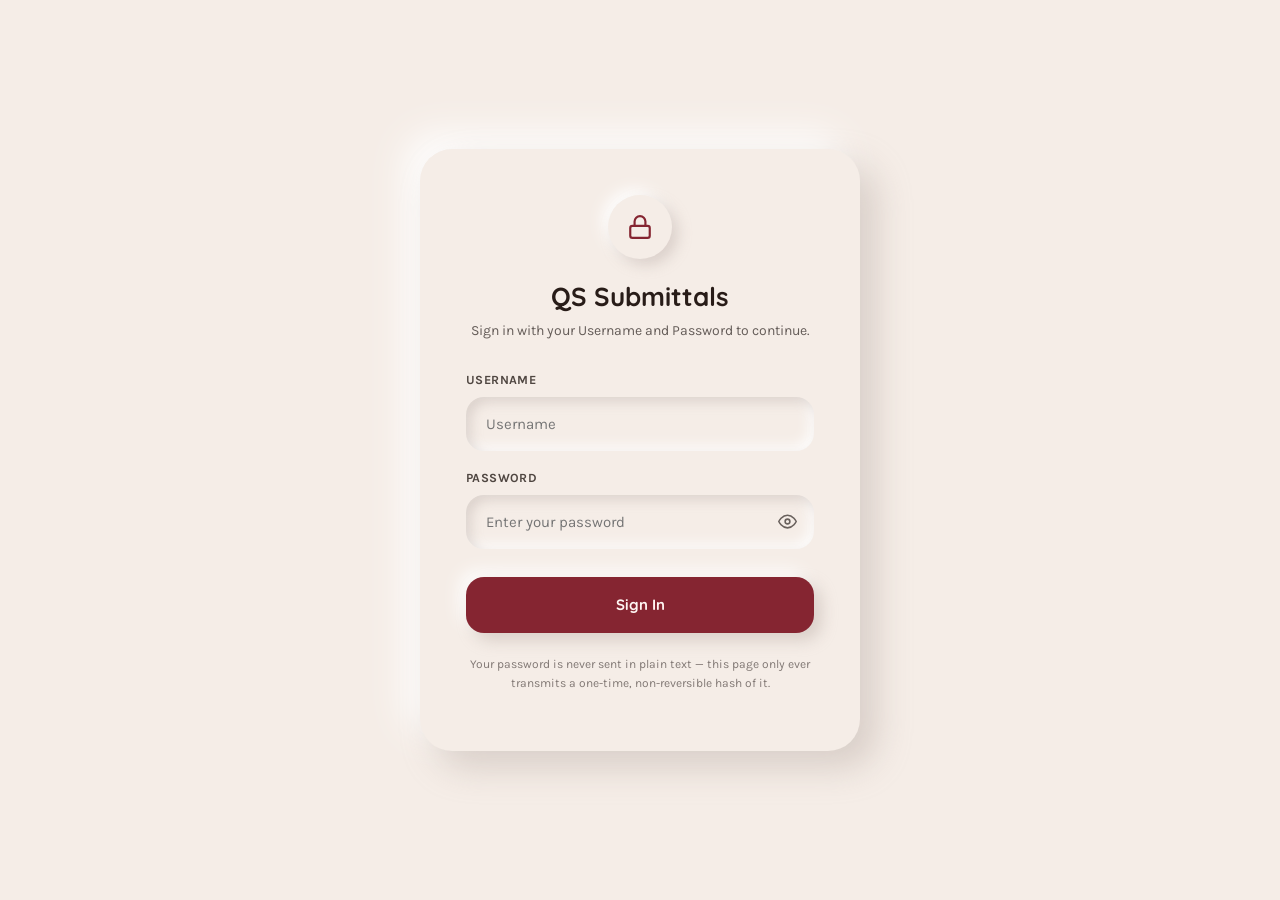
<file: index.html>
<!DOCTYPE html>
<html lang="en">
<head>
  <meta charset="UTF-8">
  <meta name="viewport" content="width=device-width, initial-scale=1.0">
  <title>QS Submittals</title>
  <link rel="preconnect" href="https://fonts.googleapis.com">
  <link rel="preconnect" href="https://fonts.gstatic.com" crossorigin>
  <link rel="stylesheet" href="https://fonts.googleapis.com/css2?family=Quicksand:wght@500;600;700&family=Karla:wght@400;500;600;700&display=swap">
  <style>
    * { box-sizing: border-box; }
    html, body { margin: 0; padding: 0; }
    body {
      min-height: 100vh;
      font-family: 'Karla', system-ui, sans-serif;
      background: oklch(0.95 0.012 55);
      color: oklch(0.30 0.01 50);
    }
    .page { min-height: 100vh; display: flex; justify-content: center; align-items: flex-start; padding: 50px 20px; }
    .card {
      width: 100%; max-width: 1220px;
      background: oklch(0.95 0.012 55);
      border-radius: 32px;
      padding: 46px;
      box-shadow: 16px 16px 34px oklch(0.72 0.02 50 / .42), -16px -16px 34px oklch(1 0 0 / .9);
    }
    .header { margin-bottom: 32px; }
    .header h1 { font-family: 'Quicksand', sans-serif; margin: 0 0 10px; font-size: 32px; line-height: 1.2; font-weight: 700; color: oklch(0.24 0.02 40); }
    .header p { margin: 0; font-size: 15px; line-height: 1.6; color: oklch(0.48 0.012 50); max-width: 640px; }
    .header-top-row { display: flex; align-items: flex-start; justify-content: space-between; gap: 20px; flex-wrap: wrap; }
    .session-info { display: flex; align-items: center; gap: 12px; flex: none; }
    .session-username { font-size: 13px; font-weight: 700; color: oklch(0.42 0.13 18); }
    .logout-button { flex: none; height: 38px; padding: 0 16px; border: none; border-radius: 14px; background: oklch(0.90 0.05 25); color: oklch(0.5 0.19 25); font-size: 12.5px; font-weight: 700; cursor: pointer; box-shadow: 3px 3px 8px oklch(0.72 0.02 50 / .3), -3px -3px 8px oklch(1 0 0 / .85); transition: box-shadow .16s ease, transform .16s ease; }
    .logout-button:hover { transform: translateY(-1px); box-shadow: 4px 4px 10px oklch(0.72 0.02 50 / .35), -4px -4px 10px oklch(1 0 0 / .9); }
    .logout-button:active { transform: translateY(0); box-shadow: inset 3px 3px 7px oklch(0.55 0.19 25 / .3), inset -3px -3px 7px oklch(1 0 0 / .6); }
    .session-check-state { color: oklch(0.5 0.012 50); font-size: 14px; font-weight: 600; padding: 60px 20px; text-align: center; }
    .type-section { margin-bottom: 30px; }
    .section-label { display: block; margin-bottom: 12px; font-size: 12.5px; font-weight: 700; letter-spacing: .03em; text-transform: uppercase; color: oklch(0.4 0.015 50); }
    .zone-section { display: flex; flex-wrap: wrap; gap: 20px; margin-bottom: 26px; }
    .zone-section[hidden] { display: none; }
    .zone-field { flex: 1; min-width: 220px; margin-bottom: 0; }
    .zone-select { width: 100%; height: 56px; padding: 0 44px 0 20px; border: none; border-radius: 18px; background-color: oklch(0.95 0.012 55); background-image: url("data:image/svg+xml;utf8,<svg xmlns='http://www.w3.org/2000/svg' viewBox='0 0 12 8'><path d='M1 1l5 5 5-5' fill='none' stroke='%23824134' stroke-width='2' stroke-linecap='round' stroke-linejoin='round'/></svg>"); background-repeat: no-repeat; background-position: right 20px center; background-size: 11px 8px; appearance: none; -webkit-appearance: none; box-shadow: inset 5px 5px 12px oklch(0.72 0.02 50 / .38), inset -5px -5px 12px oklch(1 0 0 / .85); color: oklch(0.3 0.02 40); font-size: 15px; font-weight: 600; font-family: inherit; outline: none; cursor: pointer; transition: box-shadow .2s ease; }
    .zone-select:hover:not(:disabled) { box-shadow: inset 6px 6px 14px oklch(0.72 0.02 50 / .45), inset -6px -6px 14px oklch(1 0 0 / .95); }
    .zone-select:focus { box-shadow: inset 5px 5px 12px oklch(0.42 0.13 18 / .24), inset -5px -5px 12px oklch(1 0 0 / .85); }
    .zone-select:disabled { color: oklch(0.62 0.01 50); cursor: not-allowed; }
    #typeSelect { display: none; }
    .loading { margin-bottom: 30px; padding: 20px 22px; border-radius: 20px; background: oklch(0.95 0.012 55); box-shadow: 8px 8px 18px oklch(0.72 0.02 50 / .35), -8px -8px 18px oklch(1 0 0 / .85); }
    .loading-header { display: flex; justify-content: space-between; align-items: center; gap: 15px; margin-bottom: 12px; }
    .loading-left { display: flex; align-items: center; gap: 10px; color: oklch(0.42 0.02 50); font-size: 14px; font-weight: 600; }
    .loading-percentage { font-size: 14px; font-weight: 700; color: oklch(0.42 0.13 18); min-width: 42px; text-align: right; }
    .spinner { width: 18px; height: 18px; border: 2px solid oklch(0.85 0.015 50); border-top-color: oklch(0.42 0.13 18); border-radius: 50%; animation: spin .8s linear infinite; }
    @keyframes spin { to { transform: rotate(360deg); } }
    .progress-track { width: 100%; height: 9px; overflow: hidden; border-radius: 999px; background: oklch(0.95 0.012 55); box-shadow: inset 2px 2px 5px oklch(0.72 0.02 50 / .4), inset -2px -2px 5px oklch(1 0 0 / .8); }
    .progress-bar { width: 0%; height: 100%; border-radius: 999px; background: oklch(0.42 0.13 18); transition: width .25s ease; }
    .message { margin-bottom: 24px; padding: 15px 18px; border-radius: 16px; font-size: 14px; line-height: 1.5; font-weight: 600; }
    .message.error { background: oklch(0.95 0.012 55); color: oklch(0.5 0.19 25); box-shadow: inset 3px 3px 8px oklch(0.6 0.19 25 / .2), inset -3px -3px 8px oklch(1 0 0 / .7); }
    .message.success { background: oklch(0.95 0.012 55); color: oklch(0.45 0.13 145); box-shadow: inset 3px 3px 8px oklch(0.55 0.13 145 / .2), inset -3px -3px 8px oklch(1 0 0 / .7); }
    .field { margin-bottom: 26px; }
    .field > label { display: block; margin-bottom: 12px; font-size: 12.5px; font-weight: 700; letter-spacing: .03em; text-transform: uppercase; color: oklch(0.4 0.015 50); }
    .multi-select { position: relative; }
    .multi-select-trigger { width: 100%; min-height: 56px; padding: 0 48px 0 20px; border: none; border-radius: 18px; background: oklch(0.95 0.012 55); box-shadow: inset 5px 5px 12px oklch(0.72 0.02 50 / .38), inset -5px -5px 12px oklch(1 0 0 / .85); color: oklch(0.3 0.02 40); font-size: 15px; font-weight: 600; display: flex; align-items: center; position: relative; cursor: pointer; user-select: none; transition: box-shadow .2s ease; }
    .multi-select-trigger:hover:not(.disabled) { box-shadow: inset 6px 6px 14px oklch(0.72 0.02 50 / .45), inset -6px -6px 14px oklch(1 0 0 / .95); }
    .multi-select-trigger.open { box-shadow: inset 5px 5px 12px oklch(0.42 0.13 18 / .24), inset -5px -5px 12px oklch(1 0 0 / .85); }
    .multi-select-trigger.disabled { color: oklch(0.62 0.01 50); cursor: not-allowed; }
    .trigger-arrow { position: absolute; right: 20px; width: 9px; height: 9px; border-right: 2px solid oklch(0.42 0.13 18); border-bottom: 2px solid oklch(0.42 0.13 18); transform: rotate(45deg) translateY(-3px); }
    .multi-select-panel { position: absolute; z-index: 50; top: calc(100% + 10px); left: 0; right: 0; background: oklch(0.95 0.012 55); border-radius: 20px; box-shadow: 12px 12px 28px oklch(0.72 0.02 50 / .4), -12px -12px 28px oklch(1 0 0 / .9); padding: 16px; display: none; }
    .multi-select-panel.open { display: block; }
    .filter-top { display: grid; grid-template-columns: 1fr auto; gap: 10px; margin-bottom: 12px; }
    .search-input { height: 44px; width: 100%; padding: 0 16px; border: none; border-radius: 14px; background: oklch(0.95 0.012 55); box-shadow: inset 4px 4px 9px oklch(0.72 0.02 50 / .35), inset -4px -4px 9px oklch(1 0 0 / .85); outline: none; font-size: 14px; color: oklch(0.3 0.02 40); transition: box-shadow .2s ease; }
    .search-input:focus { box-shadow: inset 4px 4px 9px oklch(0.42 0.13 18 / .22), inset -4px -4px 9px oklch(1 0 0 / .85); }
    .filter-actions { display: flex; gap: 8px; }
    .select-all-btn { min-width: 78px; height: 44px; border: none; background: oklch(0.95 0.012 55); border-radius: 14px; padding: 0 14px; font-size: 12.5px; font-weight: 700; color: oklch(0.4 0.13 18); cursor: pointer; box-shadow: 4px 4px 10px oklch(0.72 0.02 50 / .35), -4px -4px 10px oklch(1 0 0 / .85); transition: box-shadow .16s ease, transform .16s ease; }
    .select-all-btn:hover { transform: translateY(-1px); box-shadow: 5px 5px 12px oklch(0.72 0.02 50 / .4), -5px -5px 12px oklch(1 0 0 / .9); }
    .select-all-btn:active { transform: translateY(0); box-shadow: inset 3px 3px 7px oklch(0.72 0.02 50 / .4), inset -3px -3px 7px oklch(1 0 0 / .8); }
    .options-list { max-height: 260px; overflow-y: auto; padding-top: 8px; }
    .filter-option { display: flex; align-items: center; gap: 12px; padding: 10px 10px; border-radius: 12px; cursor: pointer; transition: background .15s ease; }
    .filter-option:hover { background: oklch(0.90 0.02 50 / .5); }
    .filter-option input:checked + span { font-weight: 700; color: oklch(0.38 0.14 18); }
    .filter-option input { width: 18px; height: 18px; accent-color: oklch(0.42 0.13 18); cursor: pointer; }
    .filter-option span { font-size: 14px; color: oklch(0.34 0.015 45); word-break: break-word; }
    .type-option-row.selected { background: oklch(0.90 0.03 18 / .55); }
    .type-option-row.selected span { font-weight: 700; color: oklch(0.38 0.14 18); }
    .multi-select-trigger .placeholder-txt { color: oklch(0.55 0.012 50); font-weight: 500; }
    .empty-options { padding: 16px 10px; color: oklch(0.6 0.012 50); font-size: 13px; }
    .selection-summary-row { display: flex; align-items: center; justify-content: space-between; gap: 12px; margin-top: 10px; }
    .selection-count { font-size: 13px; color: oklch(0.5 0.012 50); font-weight: 600; }
    .clear-selected-btn { flex: none; height: 32px; padding: 0 14px; border: none; border-radius: 999px; background: oklch(0.90 0.05 25); color: oklch(0.5 0.19 25); font-size: 12px; font-weight: 700; cursor: pointer; box-shadow: 3px 3px 8px oklch(0.72 0.02 50 / .3), -3px -3px 8px oklch(1 0 0 / .85); transition: box-shadow .16s ease, transform .16s ease; }
    .clear-selected-btn:hover { transform: translateY(-1px); box-shadow: 4px 4px 10px oklch(0.72 0.02 50 / .35), -4px -4px 10px oklch(1 0 0 / .9); }
    .clear-selected-btn:active { transform: translateY(0); box-shadow: inset 3px 3px 7px oklch(0.55 0.19 25 / .3), inset -3px -3px 7px oklch(1 0 0 / .6); }
    .selected-chip-list { display: flex; flex-wrap: wrap; gap: 8px; margin-top: 10px; }
    .selected-chip { display: inline-flex; align-items: center; gap: 8px; padding: 8px 10px 8px 14px; border-radius: 999px; background: oklch(0.88 0.05 230); box-shadow: 3px 3px 8px oklch(0.72 0.02 50 / .38), -3px -3px 8px oklch(1 0 0 / .9); color: oklch(0.32 0.09 245); font-size: 12px; font-weight: 700; }
    .selected-chip-remove { flex: none; width: 18px; height: 18px; padding: 0; border: none; border-radius: 50%; background: oklch(1 0 0 / .55); color: oklch(0.32 0.09 245); font-size: 13px; line-height: 1; display: flex; align-items: center; justify-content: center; cursor: pointer; transition: background .15s ease, color .15s ease; }
    .selected-chip-remove:hover { background: oklch(0.5 0.19 25); color: oklch(0.98 0.01 40); }
    .table-section { margin-top: 10px; margin-bottom: 30px; }
    .pn-select { width: 100%; min-width: 130px; height: 42px; padding: 0 26px 0 10px; border: none; border-radius: 12px; background-color: oklch(0.86 0.07 165); background-image: url("data:image/svg+xml;utf8,<svg xmlns='http://www.w3.org/2000/svg' viewBox='0 0 12 8'><path d='M1 1l5 5 5-5' fill='none' stroke='%23205047' stroke-width='2' stroke-linecap='round' stroke-linejoin='round'/></svg>"); background-repeat: no-repeat; background-position: right 9px center; background-size: 10px 7px; appearance: none; -webkit-appearance: none; box-shadow: 3px 3px 8px oklch(0.72 0.02 50 / .3), -3px -3px 8px oklch(1 0 0 / .85); color: oklch(0.26 0.09 165); font-size: 12.5px; font-weight: 700; outline: none; cursor: pointer; transition: box-shadow .16s ease; }
    .pn-select:hover { box-shadow: 4px 4px 10px oklch(0.72 0.02 50 / .35), -4px -4px 10px oklch(1 0 0 / .9); }
    .pn-select:focus { box-shadow: 3px 3px 8px oklch(0.72 0.02 50 / .3), -3px -3px 8px oklch(1 0 0 / .85), 0 0 0 2px oklch(0.4 0.1 165 / .5); }
    .pn-select.unselected { color: oklch(0.5 0.19 25); background-color: oklch(0.93 0.05 165 / .7); box-shadow: 3px 3px 8px oklch(0.72 0.02 50 / .3), -3px -3px 8px oklch(1 0 0 / .85), 0 0 0 2px oklch(0.55 0.19 25 / .4); }
    .table-wrap { overflow-x: auto; border-radius: 20px; background: oklch(0.95 0.012 55); box-shadow: 8px 8px 18px oklch(0.72 0.02 50 / .38), -8px -8px 18px oklch(1 0 0 / .85); }
    .quantity-table { width: 100%; min-width: 720px; border-collapse: collapse; table-layout: fixed; }
    .quantity-table th:nth-child(1), .quantity-table td:nth-child(1) { width: 20%; }
    .quantity-table th:nth-child(2), .quantity-table td:nth-child(2) { width: 20%; }
    .quantity-table th:nth-child(3), .quantity-table td:nth-child(3) { width: 9%; }
    .quantity-table th:nth-child(4), .quantity-table td:nth-child(4) { width: 15%; }
    .quantity-table th:nth-child(5), .quantity-table td:nth-child(5) { width: 11%; }
    .quantity-table th:nth-child(6), .quantity-table td:nth-child(6) { width: 25%; }
    .quantity-table th { padding: 16px; text-align: center; background: oklch(0.90 0.035 18 / .55); color: oklch(0.34 0.14 18); font-size: 14px; font-weight: 700; text-transform: uppercase; letter-spacing: .03em; }
    .quantity-table td { padding: 14px 16px; vertical-align: middle; font-size: 14px; color: oklch(0.32 0.015 45); border-top: 1px solid oklch(0.88 0.015 50); text-align: center; word-break: break-word; }
    .quantity-table tr:first-child td { border-top: none; }
    .quantity-table .item-cell { font-weight: 700; color: oklch(0.24 0.02 40); }
    .quantity-table .muted { color: oklch(0.55 0.012 50); }
    .quantity-table .negative-available { color: oklch(0.5 0.19 25); font-weight: 700; }
    .quantity-table td.qty-cell-active { background: oklch(0.93 0.05 85); }
    .quantity-table td.qty-cell-active .quantity-input { background: oklch(0.99 0.02 85); box-shadow: inset 3px 3px 8px oklch(0.72 0.05 70 / .3), inset -3px -3px 8px oklch(1 0 0 / .9), 0 0 0 2px oklch(0.55 0.12 70 / .4); }
    .quantity-table td.qty-cell-active .quantity-input:focus { box-shadow: inset 3px 3px 8px oklch(0.42 0.13 18 / .28), inset -3px -3px 8px oklch(1 0 0 / .85), 0 0 0 2px oklch(0.42 0.13 18 / .45); }
    .quantity-table td.qty-cell-active .quantity-input.invalid { background: oklch(0.99 0.02 85); box-shadow: inset 3px 3px 8px oklch(0.55 0.19 25 / .35), inset -3px -3px 8px oklch(1 0 0 / .6), 0 0 0 3px oklch(0.55 0.19 25 / .5); }
    .quantity-input { width: 150px; height: 44px; padding: 0 14px; border: none; border-radius: 13px; background: oklch(0.95 0.012 55); box-shadow: inset 3px 3px 8px oklch(0.72 0.02 50 / .35), inset -3px -3px 8px oklch(1 0 0 / .85); color: oklch(0.26 0.02 40); font-size: 14px; font-weight: 700; outline: none; transition: box-shadow .2s ease; }
    .quantity-input:focus { box-shadow: inset 3px 3px 8px oklch(0.42 0.13 18 / .28), inset -3px -3px 8px oklch(1 0 0 / .85); }
    .quantity-input:disabled { color: oklch(0.62 0.01 50); cursor: not-allowed; }
    .quantity-input.invalid { box-shadow: inset 3px 3px 8px oklch(0.55 0.19 25 / .35), inset -3px -3px 8px oklch(1 0 0 / .6), 0 0 0 3px oklch(0.55 0.19 25 / .45); }
    .quantity-hint { display: block; margin-top: 6px; color: oklch(0.55 0.012 50); font-size: 12px; }
    .quantity-hint.blocked { color: oklch(0.5 0.19 25); font-weight: 700; }
    .quantity-error { display: block; margin-top: 6px; color: oklch(0.5 0.19 25); font-size: 12px; font-weight: 700; }
    .save-container { display: flex; justify-content: flex-end; gap: 14px; margin-top: 10px; }
    .save-button {
      min-width: 170px; height: 56px; padding: 0 30px;
      border: none; border-radius: 18px;
      background: oklch(0.42 0.13 18); color: oklch(0.98 0.01 40);
      font-family: 'Quicksand', sans-serif; font-size: 15px; font-weight: 700;
      cursor: pointer;
      box-shadow: 7px 7px 16px oklch(0.72 0.02 50 / .42), -7px -7px 16px oklch(1 0 0 / .85);
      transition: box-shadow .16s ease, transform .16s ease, background .16s ease, opacity .2s ease;
    }
    .save-button:hover:not(:disabled) { transform: translateY(-2px); box-shadow: 9px 9px 20px oklch(0.72 0.02 50 / .48), -9px -9px 20px oklch(1 0 0 / .9); background: oklch(0.36 0.13 18); }
    .save-button:active:not(:disabled) { transform: translateY(0); box-shadow: inset 5px 5px 12px oklch(0.25 0.1 18 / .55), inset -5px -5px 12px oklch(0.55 0.16 22 / .3); background: oklch(0.34 0.13 18); }
    .save-button:disabled { opacity: .55; cursor: not-allowed; }
    .cancel-button {
      min-width: 130px; height: 56px; padding: 0 26px;
      border: none; border-radius: 18px;
      background: oklch(0.88 0.045 18); color: oklch(0.36 0.14 18);
      font-family: 'Quicksand', sans-serif; font-size: 15px; font-weight: 700;
      cursor: pointer;
      box-shadow: 6px 6px 14px oklch(0.72 0.02 50 / .38), -6px -6px 14px oklch(1 0 0 / .85);
      transition: box-shadow .16s ease, transform .16s ease, background .16s ease;
    }
    .cancel-button:hover { transform: translateY(-2px); background: oklch(0.84 0.05 18); box-shadow: 8px 8px 18px oklch(0.72 0.02 50 / .42), -8px -8px 18px oklch(1 0 0 / .9); }
    .cancel-button:active { transform: translateY(0); background: oklch(0.80 0.055 18); box-shadow: inset 4px 4px 10px oklch(0.6 0.08 18 / .35), inset -4px -4px 10px oklch(1 0 0 / .7); }

    /* ===================== Search by Code ===================== */
    .search-section {
      margin-top: 20px;
      padding-top: 24px;
      border-top: 1px solid oklch(0.88 0.015 50);
    }
    .search-row { display: flex; gap: 14px; }
    .search-code-input {
      flex: 1;
      height: 54px;
      padding: 0 20px;
      border: none;
      border-radius: 18px;
      background: oklch(0.95 0.012 55);
      box-shadow: inset 5px 5px 12px oklch(0.72 0.02 50 / .35), inset -5px -5px 12px oklch(1 0 0 / .85);
      color: oklch(0.3 0.02 40);
      font-size: 14px;
      outline: none;
      transition: box-shadow .2s ease;
    }
    .search-code-input:focus { box-shadow: inset 5px 5px 12px oklch(0.42 0.13 18 / .22), inset -5px -5px 12px oklch(1 0 0 / .85); }
    .search-btn {
      flex: none;
      height: 54px;
      padding: 0 26px;
      border: none;
      border-radius: 18px;
      background: oklch(0.88 0.045 18);
      color: oklch(0.36 0.14 18);
      font-size: 14px;
      font-weight: 700;
      cursor: pointer;
      box-shadow: 6px 6px 14px oklch(0.72 0.02 50 / .38), -6px -6px 14px oklch(1 0 0 / .85);
      transition: box-shadow .16s ease, transform .16s ease, background .16s ease, opacity .2s ease;
    }
    .search-btn:hover:not(:disabled) { transform: translateY(-2px); box-shadow: 8px 8px 18px oklch(0.72 0.02 50 / .42), -8px -8px 18px oklch(1 0 0 / .9); background: oklch(0.84 0.05 18); }
    .search-btn:active:not(:disabled) { transform: translateY(0); box-shadow: inset 4px 4px 10px oklch(0.6 0.08 18 / .35), inset -4px -4px 10px oklch(1 0 0 / .7); background: oklch(0.80 0.055 18); }
    .search-btn:disabled { opacity: .55; cursor: not-allowed; }
    .search-inline-error { margin-top: 12px; padding: 11px 14px; border-radius: 14px; background: oklch(0.95 0.012 55); color: oklch(0.5 0.19 25); box-shadow: inset 3px 3px 8px oklch(0.6 0.19 25 / .18), inset -3px -3px 8px oklch(1 0 0 / .7); font-size: 13px; font-weight: 600; line-height: 1.5; }
    /* ============================================================ */

    /* ===================== Result Modal (Pop-up) ===================== */
    .modal-overlay {
      position: fixed;
      inset: 0;
      background: oklch(0.25 0.02 40 / .45);
      display: flex;
      align-items: center;
      justify-content: center;
      padding: 20px;
      z-index: 1000;
      opacity: 0;
      pointer-events: none;
      transition: opacity .18s ease;
    }
    .modal-overlay.open { opacity: 1; pointer-events: auto; }
    .modal-box {
      width: 100%;
      max-width: 520px;
      background: oklch(0.95 0.012 55);
      border-radius: 28px;
      padding: 34px;
      box-shadow: 20px 20px 50px oklch(0.2 0.02 40 / .35), -10px -10px 30px oklch(1 0 0 / .5);
      position: relative;
      transform: translateY(10px) scale(.97);
      transition: transform .18s ease;
      max-height: calc(100vh - 40px);
      overflow-y: auto;
    }
    .modal-overlay.open .modal-box { transform: translateY(0) scale(1); }
    .modal-close {
      position: absolute;
      top: 16px;
      right: 16px;
      width: 36px;
      height: 36px;
      border: none;
      background: oklch(0.95 0.012 55);
      color: oklch(0.5 0.012 50);
      border-radius: 12px;
      font-size: 18px;
      line-height: 1;
      cursor: pointer;
      box-shadow: 3px 3px 8px oklch(0.72 0.02 50 / .35), -3px -3px 8px oklch(1 0 0 / .85);
      transition: box-shadow .16s ease, color .16s ease;
    }
    .modal-close:hover { color: oklch(0.42 0.13 18); box-shadow: inset 2px 2px 6px oklch(0.72 0.02 50 / .35), inset -2px -2px 6px oklch(1 0 0 / .7); }
    .modal-icon {
      width: 56px;
      height: 56px;
      border-radius: 50%;
      background: oklch(0.95 0.012 55);
      color: oklch(0.5 0.13 145);
      display: flex;
      align-items: center;
      justify-content: center;
      font-size: 26px;
      font-weight: 700;
      margin-bottom: 18px;
      box-shadow: 5px 5px 12px oklch(0.72 0.02 50 / .35), -5px -5px 12px oklch(1 0 0 / .85);
    }
    .modal-title { margin: 0 0 6px; font-family: 'Quicksand', sans-serif; font-size: 20px; font-weight: 700; color: oklch(0.24 0.02 40); }
    .modal-subtitle { margin: 0 0 22px; font-size: 14px; color: oklch(0.5 0.012 50); line-height: 1.5; }
    .modal-result-row { display: flex; justify-content: space-between; align-items: flex-start; gap: 20px; padding: 10px 0; }
    .modal-result-row[hidden] { display: none; }
    .modal-result-row + .modal-result-row { border-top: 1px solid oklch(0.88 0.015 50); }
    .modal-result-label { font-weight: 700; color: oklch(0.4 0.015 50); font-size: 12.5px; text-transform: uppercase; letter-spacing: .02em; }
    .modal-result-value { text-align: right; color: oklch(0.24 0.02 40); font-size: 14px; font-weight: 600; word-break: break-word; }
    .modal-table-wrap {
      margin-top: 18px;
      max-height: 420px;
      overflow-y: auto;
      overflow-x: auto;
      border-radius: 16px;
      background: oklch(0.95 0.012 55);
      box-shadow: inset 3px 3px 9px oklch(0.72 0.02 50 / .3), inset -3px -3px 9px oklch(1 0 0 / .75);
    }
    .modal-details-table { width: 100%; min-width: 380px; border-collapse: collapse; font-size: 13px; }
    .modal-details-table th {
      position: sticky;
      top: 0;
      background: oklch(0.90 0.035 18 / .65);
      text-align: left;
      padding: 12px 14px;
      font-size: 14px;
      font-weight: 700;
      letter-spacing: .02em;
      color: oklch(0.34 0.14 18);
      border-bottom: 1px solid oklch(0.85 0.02 50);
    }
    .modal-details-table td { padding: 11px 14px; border-bottom: 1px solid oklch(0.90 0.012 50); color: oklch(0.32 0.015 45); }
    .modal-details-table tr:last-child td { border-bottom: none; }
    .modal-details-table td.muted { color: oklch(0.6 0.012 50); }
    .modal-ok-button {
      width: 100%;
      height: 52px;
      margin-top: 26px;
      border: none;
      border-radius: 16px;
      background: oklch(0.42 0.13 18);
      color: oklch(0.98 0.01 40);
      font-family: 'Quicksand', sans-serif;
      font-size: 15px;
      font-weight: 700;
      cursor: pointer;
      box-shadow: 6px 6px 14px oklch(0.72 0.02 50 / .4), -6px -6px 14px oklch(1 0 0 / .85);
      transition: box-shadow .16s ease, transform .16s ease, background .16s ease;
    }
    .modal-ok-button:hover { transform: translateY(-2px); background: oklch(0.36 0.13 18); box-shadow: 8px 8px 18px oklch(0.72 0.02 50 / .45), -8px -8px 18px oklch(1 0 0 / .9); }
    .modal-ok-button:active { transform: translateY(0); box-shadow: inset 4px 4px 10px oklch(0.25 0.1 18 / .5), inset -4px -4px 10px oklch(0.55 0.16 22 / .3); }
    .modal-button-row { display: flex; gap: 12px; margin-top: 26px; }
    .modal-button-row .modal-ok-button { margin-top: 0; width: auto; flex: 1; }
    .modal-secondary-button {
      flex: 1;
      height: 52px;
      border: none;
      border-radius: 16px;
      background: oklch(0.88 0.045 18);
      color: oklch(0.36 0.14 18);
      font-family: 'Quicksand', sans-serif;
      font-size: 15px;
      font-weight: 700;
      cursor: pointer;
      box-shadow: 6px 6px 14px oklch(0.72 0.02 50 / .38), -6px -6px 14px oklch(1 0 0 / .85);
      transition: box-shadow .16s ease, transform .16s ease, background .16s ease;
    }
    .modal-secondary-button:hover { transform: translateY(-2px); background: oklch(0.84 0.05 18); box-shadow: 8px 8px 18px oklch(0.72 0.02 50 / .42), -8px -8px 18px oklch(1 0 0 / .9); }
    .modal-secondary-button:active { transform: translateY(0); box-shadow: inset 4px 4px 10px oklch(0.6 0.08 18 / .35), inset -4px -4px 10px oklch(1 0 0 / .7); }
    .print-only-heading { display: none; }
    @media print {
      html, body { height: auto !important; margin: 0 !important; padding: 0 !important; background: #fff !important; }
      /* Fully remove everything except the result modal from the print layout -
         display:none takes elements out of flow entirely (unlike visibility:hidden),
         so they can no longer contribute extra blank pages. */
      main.page, #errorModalOverlay, #searchResultModalOverlay { display: none !important; }
      #resultModalOverlay {
        display: block !important;
        position: static !important;
        inset: auto !important;
        opacity: 1 !important;
        pointer-events: auto !important;
        background: #fff !important;
        padding: 0 !important;
      }
      #resultModalOverlay .modal-box {
        position: static !important;
        width: 100% !important;
        max-width: none !important;
        max-height: none !important;
        overflow: visible !important;
        box-shadow: none !important;
        background: #fff !important;
        padding: 24px !important;
        transform: none !important;
      }
      #resultModalOverlay .modal-table-wrap { max-height: none !important; overflow: visible !important; box-shadow: none !important; }
      #resultModalOverlay .modal-details-table th { position: static !important; }
      .print-only-heading { display: block; font-family: 'Quicksand', sans-serif; font-size: 22px; font-weight: 700; color: oklch(0.24 0.02 40); margin-bottom: 18px; }
      .modal-close, .modal-button-row { display: none !important; }
    }
    @media (max-width: 600px) {
      .modal-box { padding: 26px 20px; }
    }
    /* =================================================================== */

    /* ===================== Error Modal (Pop-up) ===================== */
    .error-modal-icon { color: oklch(0.5 0.19 25); }
    .error-modal-message { margin: 0; font-size: 14.5px; color: oklch(0.3 0.02 40); line-height: 1.6; }
    /* =================================================================== */

    /* ===================== Search Result Modal (Pop-up) ===================== */
    .search-modal-box { max-width: 640px; }
    .search-table-wrap { max-height: none; overflow-y: visible; }
    .modal-error {
      margin: 0 0 18px;
      padding: 13px 16px;
      border-radius: 16px;
      background: oklch(0.95 0.012 55);
      color: oklch(0.5 0.19 25);
      box-shadow: inset 3px 3px 8px oklch(0.6 0.19 25 / .2), inset -3px -3px 8px oklch(1 0 0 / .7);
      font-size: 13px;
      line-height: 1.5;
      font-weight: 600;
    }
    .search-modal-requestedby { margin: -4px 0 6px; font-size: 13px; font-weight: 700; color: oklch(0.42 0.13 18); }
    .search-modal-timestamp { margin: -4px 0 20px; font-size: 13px; color: oklch(0.6 0.012 50); }
    .status-select-row { display: flex; align-items: center; gap: 10px; margin: -4px 0 20px; }
    .status-select-row[hidden] { display: none; }
    .status-select-label { flex: none; font-size: 12.5px; font-weight: 700; letter-spacing: .02em; text-transform: uppercase; color: oklch(0.4 0.015 50); }
    .status-select {
      height: 40px; padding: 0 36px 0 14px; border: none; border-radius: 14px;
      background-color: oklch(0.95 0.012 55);
      background-image: url("data:image/svg+xml;utf8,<svg xmlns='http://www.w3.org/2000/svg' viewBox='0 0 12 8'><path d='M1 1l5 5 5-5' fill='none' stroke='%23824134' stroke-width='2' stroke-linecap='round' stroke-linejoin='round'/></svg>");
      background-repeat: no-repeat; background-position: right 14px center; background-size: 10px 7px;
      appearance: none; -webkit-appearance: none;
      box-shadow: inset 4px 4px 9px oklch(0.72 0.02 50 / .38), inset -4px -4px 9px oklch(1 0 0 / .85);
      color: oklch(0.3 0.02 40); font-size: 13.5px; font-weight: 700; font-family: inherit; outline: none; cursor: pointer;
      transition: box-shadow .2s ease, opacity .16s ease;
    }
    .status-select:hover:not(:disabled) { box-shadow: inset 5px 5px 11px oklch(0.72 0.02 50 / .45), inset -5px -5px 11px oklch(1 0 0 / .95); }
    .status-select:focus { box-shadow: inset 4px 4px 9px oklch(0.42 0.13 18 / .24), inset -4px -4px 9px oklch(1 0 0 / .85); }
    .status-select:disabled { opacity: .6; cursor: not-allowed; }
    .status-save-btn {
      flex: none; height: 40px; padding: 0 18px; border: none; border-radius: 14px;
      background: oklch(0.42 0.13 18); color: oklch(0.98 0.01 40);
      font-family: 'Quicksand', sans-serif; font-size: 13.5px; font-weight: 700; cursor: pointer;
      box-shadow: 4px 4px 10px oklch(0.72 0.02 50 / .38), -4px -4px 10px oklch(1 0 0 / .85);
      transition: box-shadow .16s ease, transform .16s ease, background .16s ease, opacity .16s ease;
    }
    .status-save-btn:hover:not(:disabled) { transform: translateY(-1px); background: oklch(0.36 0.13 18); box-shadow: 5px 5px 12px oklch(0.72 0.02 50 / .42), -5px -5px 12px oklch(1 0 0 / .9); }
    .status-save-btn:active:not(:disabled) { transform: translateY(0); box-shadow: inset 3px 3px 8px oklch(0.25 0.1 18 / .5), inset -3px -3px 8px oklch(0.55 0.16 22 / .3); }
    .status-save-btn:disabled { opacity: .4; cursor: not-allowed; box-shadow: none; }
    .row-status-select {
      height: 34px; padding: 0 28px 0 10px; border: none; border-radius: 12px;
      background-color: oklch(0.95 0.012 55);
      background-image: url("data:image/svg+xml;utf8,<svg xmlns='http://www.w3.org/2000/svg' viewBox='0 0 12 8'><path d='M1 1l5 5 5-5' fill='none' stroke='%23824134' stroke-width='2' stroke-linecap='round' stroke-linejoin='round'/></svg>");
      background-repeat: no-repeat; background-position: right 9px center; background-size: 9px 6px;
      appearance: none; -webkit-appearance: none; max-width: 170px;
      box-shadow: inset 3px 3px 7px oklch(0.72 0.02 50 / .35), inset -3px -3px 7px oklch(1 0 0 / .8);
      color: oklch(0.3 0.02 40); font-size: 12.5px; font-weight: 700; font-family: inherit; outline: none; cursor: pointer;
      transition: box-shadow .16s ease;
    }
    .row-status-select:hover { box-shadow: inset 4px 4px 8px oklch(0.72 0.02 50 / .42), inset -4px -4px 8px oklch(1 0 0 / .88); }
    .row-status-select:focus { box-shadow: inset 3px 3px 7px oklch(0.42 0.13 18 / .22), inset -3px -3px 7px oklch(1 0 0 / .8); }
    .row-action-btn.partly-save-btn {
      width: auto; padding: 0 10px; font-size: 11.5px; font-weight: 700; letter-spacing: .01em;
      color: oklch(0.42 0.13 18); background: oklch(0.90 0.03 18);
    }
    .row-action-btn.partly-save-btn:hover:not(:disabled) { color: oklch(0.36 0.13 18); background: oklch(0.86 0.045 18); }
    .row-partly-save-wrap { margin-top: 6px; }
    .search-empty-state { padding: 24px 10px; text-align: center; color: oklch(0.6 0.012 50); font-size: 14px; }
    .row-actions-cell { text-align: right; white-space: nowrap; }
    .row-action-btn {
      width: 32px;
      height: 32px;
      margin-left: 7px;
      border: none;
      border-radius: 11px;
      background: oklch(0.95 0.012 55);
      color: oklch(0.5 0.012 50);
      display: inline-flex;
      align-items: center;
      justify-content: center;
      cursor: pointer;
      transition: box-shadow .15s ease, color .15s ease, background .15s ease;
      padding: 0;
      box-shadow: 3px 3px 7px oklch(0.72 0.02 50 / .32), -3px -3px 7px oklch(1 0 0 / .85);
    }
    .row-action-btn:hover:not(:disabled) { color: oklch(0.36 0.13 18); box-shadow: 4px 4px 9px oklch(0.72 0.02 50 / .38), -4px -4px 9px oklch(1 0 0 / .9); }
    .row-action-btn:disabled { opacity: .4; cursor: not-allowed; box-shadow: none; }
    .row-action-btn.edit-btn:hover:not(:disabled) { color: oklch(0.42 0.13 18); background: oklch(0.90 0.03 18); }
    .row-action-btn.delete-btn:hover:not(:disabled) { color: oklch(0.5 0.19 25); background: oklch(0.90 0.05 25); }
    .row-action-btn.save-btn { color: oklch(0.45 0.13 145); background: oklch(0.90 0.04 145); }
    .row-action-btn.save-btn:hover:not(:disabled) { color: oklch(0.4 0.13 145); }
    .row-action-btn svg { width: 15px; height: 15px; pointer-events: none; }
    .row-qty-input {
      width: 96px;
      height: 36px;
      padding: 0 10px;
      border: none;
      border-radius: 11px;
      background: oklch(0.95 0.012 55);
      color: oklch(0.26 0.02 40);
      font-size: 13px;
      outline: none;
      box-shadow: inset 3px 3px 7px oklch(0.42 0.13 18 / .25), inset -3px -3px 7px oklch(1 0 0 / .75);
    }
    .row-qty-input.invalid { box-shadow: inset 3px 3px 7px oklch(0.55 0.19 25 / .4), inset -3px -3px 7px oklch(1 0 0 / .6), 0 0 0 3px oklch(0.55 0.19 25 / .45); }
    .search-bulk-actions { display: flex; gap: 12px; margin-top: 22px; }
    .bulk-btn {
      flex: 1;
      height: 48px;
      border: none;
      border-radius: 16px;
      font-size: 14px;
      font-weight: 700;
      cursor: pointer;
      transition: box-shadow .16s ease, transform .16s ease, background .16s ease, color .16s ease, opacity .2s ease;
    }
    .bulk-btn.delete-all-btn { background: oklch(0.90 0.05 25); color: oklch(0.5 0.19 25); box-shadow: 4px 4px 10px oklch(0.72 0.02 50 / .3), -4px -4px 10px oklch(1 0 0 / .8); }
    .bulk-btn.delete-all-btn:hover:not(:disabled) { transform: translateY(-2px); box-shadow: 6px 6px 14px oklch(0.72 0.02 50 / .35), -6px -6px 14px oklch(1 0 0 / .85); }
    .bulk-btn.delete-all-btn:active:not(:disabled) { transform: translateY(0); box-shadow: inset 3px 3px 8px oklch(0.55 0.19 25 / .3), inset -3px -3px 8px oklch(1 0 0 / .6); }
    .bulk-btn.edit-all-btn { background: oklch(0.88 0.045 18); color: oklch(0.36 0.14 18); box-shadow: 4px 4px 10px oklch(0.72 0.02 50 / .3), -4px -4px 10px oklch(1 0 0 / .8); }
    .bulk-btn.edit-all-btn:hover:not(:disabled) { transform: translateY(-2px); background: oklch(0.84 0.05 18); box-shadow: 6px 6px 14px oklch(0.72 0.02 50 / .35), -6px -6px 14px oklch(1 0 0 / .85); }
    .bulk-btn.edit-all-btn.active { background: oklch(0.42 0.13 18); color: oklch(0.98 0.01 40); box-shadow: inset 4px 4px 10px oklch(0.25 0.1 18 / .5), inset -4px -4px 10px oklch(0.55 0.16 22 / .3); }
    .bulk-btn:disabled { opacity: .5; cursor: not-allowed; }
    /* =========================================================================== */

    @media (max-width: 600px) {
      .page { padding: 24px 14px; }
      .card { padding: 28px 20px; border-radius: 24px; }
      .header h1 { font-size: 26px; }
      .header p { font-size: 14px; }
      .save-container { justify-content: stretch; flex-wrap: wrap; }
      .save-button, .cancel-button { flex: 1; min-width: 120px; }
      .filter-top { grid-template-columns: 1fr; }
      .filter-actions { width: 100%; }
      .filter-actions .select-all-btn { flex: 1; }
    }
  </style>
</head>
<body>
  <main class="page">
    <div id="sessionCheckState" class="session-check-state">Checking your session&hellip;</div>
    <section class="card" id="appCard" hidden>
      <div class="header">
        <div class="header-top-row">
          <div>
            <h1>QS Submittals</h1>
            <p>Select one submittal type, then select one or more Item Names. Each selected Item gets its own Part Number selection and Quantity.</p>
          </div>
          <div class="session-info">
            <span id="sessionUsername" class="session-username"></span>
            <button type="button" id="logoutButton" class="logout-button">Log Out</button>
          </div>
        </div>
      </div>

      <div id="loading" class="loading">
        <div class="loading-header">
          <div class="loading-left"><div id="spinner" class="spinner"></div><span id="loadingText">Loading database...</span></div>
          <div id="loadingPercentage" class="loading-percentage">0%</div>
        </div>
        <div class="progress-track"><div id="progressBar" class="progress-bar"></div></div>
      </div>

      <div class="type-section">
        <span class="section-label">Submittal Type</span>
        <select id="typeSelect" disabled hidden aria-hidden="true" tabindex="-1">
          <option value="">Loading submittal types...</option>
        </select>
        <div id="typeSelectBox" class="multi-select">
          <div id="typeTrigger" class="multi-select-trigger disabled" tabindex="0" role="button" aria-haspopup="listbox" aria-expanded="false" aria-disabled="true">
            <span id="typeSelectDisplay">Loading submittal types...</span>
            <span class="trigger-arrow"></span>
          </div>
          <div id="typePanel" class="multi-select-panel" role="listbox">
            <div class="filter-top">
              <input id="typeSearch" class="search-input" type="text" autocomplete="off" placeholder="Search Submittal Type...">
            </div>
            <div id="typeOptionsList" class="options-list"></div>
          </div>
        </div>
      </div>

      <div id="zoneSection" class="zone-section" hidden>
        <div class="field zone-field">
          <label for="projectNameSelect">Project Name</label>
          <select id="projectNameSelect" class="zone-select">
            <option value="">Select Project Name</option>
          </select>
        </div>
        <div class="field zone-field">
          <label for="zoneSelect">Zone</label>
          <select id="zoneSelect" class="zone-select" disabled>
            <option value="">Select Zone</option>
          </select>
        </div>
      </div>

      <div id="successMessage" class="message success" hidden></div>

      <div class="field">
        <label for="itemNameTrigger">Item Name</label>
        <div id="itemMultiSelect" class="multi-select">
          <div id="itemNameTrigger" class="multi-select-trigger disabled" tabindex="0" role="button" aria-haspopup="listbox" aria-expanded="false" aria-disabled="true">
            <span id="itemNameDisplay">Select Item Name</span>
            <span class="trigger-arrow"></span>
          </div>
          <div id="itemNamePanel" class="multi-select-panel" role="listbox" aria-multiselectable="true">
            <div class="filter-top">
              <input id="itemSearch" class="search-input" type="text" autocomplete="off" placeholder="Search Item Name...">
              <div class="filter-actions">
                <button id="selectAllButton" class="select-all-btn" type="button">Select All</button>
                <button id="clearAllButton" class="select-all-btn" type="button">Clear</button>
              </div>
            </div>
            <div id="itemOptionsList" class="options-list"></div>
          </div>
          <div class="selection-summary-row">
            <div id="selectionCount" class="selection-count">0 items selected</div>
            <button type="button" id="clearSelectedItemsButton" class="clear-selected-btn" hidden>Clear All</button>
          </div>
          <div id="selectedChipList" class="selected-chip-list"></div>
        </div>
      </div>

      <div class="table-section">
        <span class="section-label">Quantity</span>
        <div class="table-wrap">
          <table class="quantity-table">
            <thead>
              <tr><th>Item</th><th>Part Number</th><th>BOQ</th><th>Previous Requests</th><th>Available</th><th>Quantity</th></tr>
            </thead>
            <tbody id="quantityTableBody">
              <tr><td colspan="6" class="muted" style="text-align:center;">Select Item Names and Part Numbers to build the table.</td></tr>
            </tbody>
          </table>
        </div>
      </div>

      <div class="save-container">
        <button type="button" id="cancelButton" class="cancel-button">Cancel</button>
        <button type="button" id="saveButton" class="save-button" disabled>Save</button>
      </div>

      <div class="search-section">
        <span class="section-label">Search by Submittal Code</span>
        <div class="search-row">
          <input type="text" id="searchCodeInput" class="search-code-input" autocomplete="off" placeholder="e.g. PCP-MIR-01">
          <button type="button" id="searchButton" class="search-btn">Search</button>
        </div>
        <div id="searchInlineError" class="search-inline-error" hidden></div>
      </div>
    </section>
  </main>

  <div id="resultModalOverlay" class="modal-overlay" hidden>
    <div class="modal-box" role="dialog" aria-modal="true" aria-labelledby="modalTitle">
      <button type="button" id="modalCloseButton" class="modal-close" aria-label="Close">&times;</button>
      <div id="modalPrintArea">
        <div class="print-only-heading">QS Submittals &mdash; Submittal Report</div>
        <div class="modal-icon">&#10003;</div>
        <h3 id="modalTitle" class="modal-title">Submittal Saved</h3>
        <p id="modalSubtitle" class="modal-subtitle">Your submittal was saved successfully.</p>
        <div class="modal-result-row"><span class="modal-result-label">Type</span><span id="modalSelectedType" class="modal-result-value"></span></div>
        <div class="modal-result-row" id="modalProjectNameRow" hidden><span class="modal-result-label">Project Name</span><span id="modalProjectName" class="modal-result-value"></span></div>
        <div class="modal-result-row" id="modalZoneRow" hidden><span class="modal-result-label">Zone</span><span id="modalZone" class="modal-result-value"></span></div>
        <div class="modal-result-row"><span class="modal-result-label">Submittal Code</span><span id="modalSubmittalCode" class="modal-result-value"></span></div>
        <div class="modal-result-row"><span class="modal-result-label">Time</span><span id="modalTimestamp" class="modal-result-value"></span></div>
        <div class="modal-table-wrap">
          <table class="modal-details-table">
            <thead>
              <tr><th>Item</th><th>Part Number</th><th>Qty</th></tr>
            </thead>
            <tbody id="modalDetailsBody"></tbody>
          </table>
        </div>
      </div>
      <div class="modal-button-row">
        <button type="button" id="exportPdfButton" class="modal-secondary-button">Export to PDF</button>
        <button type="button" id="modalOkButton" class="modal-ok-button">OK</button>
      </div>
    </div>
  </div>

  <div id="errorModalOverlay" class="modal-overlay" hidden>
    <div class="modal-box" role="dialog" aria-modal="true" aria-labelledby="errorModalTitle">
      <button type="button" id="errorModalCloseButton" class="modal-close" aria-label="Close">&times;</button>
      <div class="modal-icon error-modal-icon">&#33;</div>
      <h3 id="errorModalTitle" class="modal-title">Error</h3>
      <p id="errorModalMessage" class="error-modal-message"></p>
      <button type="button" id="errorModalOkButton" class="modal-ok-button">OK</button>
    </div>
  </div>

  <div id="searchResultModalOverlay" class="modal-overlay" hidden>
    <div class="modal-box search-modal-box" role="dialog" aria-modal="true" aria-labelledby="searchModalTitle">
      <button type="button" id="searchModalCloseButton" class="modal-close" aria-label="Close">&times;</button>
      <h3 id="searchModalTitle" class="modal-title">Search results for</h3>
      <p id="searchModalRequestedBy" class="search-modal-requestedby" hidden></p>
      <p id="searchModalTimestamp" class="search-modal-timestamp"></p>
      <div id="searchModalStatusRow" class="status-select-row" hidden>
        <label for="searchModalStatusSelect" class="status-select-label">Status</label>
        <select id="searchModalStatusSelect" class="status-select">
          <option value="">Select Status</option>
        </select>
        <button type="button" id="searchModalStatusSaveButton" class="status-save-btn" disabled>Save</button>
      </div>
      <div id="searchModalError" class="modal-error" hidden></div>
      <div class="modal-table-wrap search-table-wrap">
        <table class="modal-details-table">
          <thead>
            <tr><th>Item</th><th>Part Number</th><th>BOQ</th><th>Qty</th><th>Status</th><th></th></tr>
          </thead>
          <tbody id="searchResultsBody"></tbody>
        </table>
      </div>
      <div class="search-bulk-actions">
        <button type="button" id="deleteAllButton" class="bulk-btn delete-all-btn">Delete All</button>
        <button type="button" id="editAllButton" class="bulk-btn edit-all-btn">Edit All</button>
      </div>
    </div>
  </div>

  <script>
    const API_URL = 'https://script.google.com/macros/s/AKfycbwvGv1_9oPa10v8P61vqciSYE166gJI8p0EkY_Cva-ZgcPEfJyw84V3zwSYBrcT2ZOw0Q/exec';

    let databaseData = { itemNames: [], dependentPartNumbers: {}, submittalTypes: [] };
    let selectedItemNames = new Set();
    let rowState = {};
    let progressValue = 0;
    let progressTimer = null;
    let detailsRequestSequence = 0;
    let searchState = null;

    const SESSION_STORAGE_KEY = 'qsSubmittalsSession';
    let currentSessionToken = '';

    document.addEventListener('DOMContentLoaded', initialize);

    async function initialize() {
      setupErrorModal();

      const session = getStoredSession();
      if (!session || !session.token) {
        redirectToLogin();
        return;
      }

      let validation;
      try {
        validation = await callApiPromise('validateSession', { token: session.token });
      } catch (networkError) {
        showSessionCheckState('Unable to connect to the Google Apps Script API. Please check your connection and reload this page.');
        return;
      }

      if (!validation || !validation.success) {
        clearStoredSession();
        redirectToLogin();
        return;
      }

      currentSessionToken = session.token;
      document.getElementById('sessionUsername').textContent = 'Signed in as ' + (validation.username || session.username || '');
      document.getElementById('logoutButton').addEventListener('click', handleLogout);
      document.getElementById('sessionCheckState').hidden = true;
      document.getElementById('appCard').hidden = false;

      initializeApp();
    }

    function initializeApp() {
      setupTypeSelect();
      setupZoneSelects();
      setupItemMultiSelect();
      setupSaveButton();
      setupResultModal();
      setupSearch();
      setupSearchResultModal();
      startProgress();
      loadDatabaseData();
    }

    function showSessionCheckState(message) {
      const el = document.getElementById('sessionCheckState');
      el.textContent = message;
      el.hidden = false;
    }

    function redirectToLogin() {
      window.location.href = 'login.html';
    }

    function getStoredSession() {
      try {
        const raw = sessionStorage.getItem(SESSION_STORAGE_KEY);
        return raw ? JSON.parse(raw) : null;
      } catch (storageError) {
        return null;
      }
    }

    function clearStoredSession() {
      try { sessionStorage.removeItem(SESSION_STORAGE_KEY); } catch (storageError) {}
    }

    function handleAuthRequired() {
      clearStoredSession();
      redirectToLogin();
    }

    async function handleLogout() {
      const button = document.getElementById('logoutButton');
      button.disabled = true;
      try {
        await callApiPromise('logout', { token: currentSessionToken });
      } catch (networkError) {
        // Best-effort: log out locally either way.
      }
      clearStoredSession();
      redirectToLogin();
    }

    /*
     * Promise-based JSONP helper used only for the small auth actions
     * (validateSession / logout) that run before the rest of the app's
     * existing callback-style JSONP calls are wired up.
     */
    function callApiPromise(action, params) {
      return new Promise(function(resolve, reject) {
        const callbackName = 'handleAuthApi_' + Date.now() + '_' + Math.floor(Math.random() * 100000);
        window[callbackName] = function(response) {
          cleanupJsonp(script, callbackName);
          resolve(response);
        };
        let url = API_URL + '?action=' + encodeURIComponent(action) + '&prefix=' + encodeURIComponent(callbackName);
        Object.keys(params || {}).forEach(function(key) {
          url += '&' + encodeURIComponent(key) + '=' + encodeURIComponent(params[key]);
        });
        const script = document.createElement('script');
        script.src = url;
        script.onerror = function() {
          cleanupJsonp(script, callbackName);
          reject(new Error('Unable to connect to the Google Apps Script API.'));
        };
        document.body.appendChild(script);
      });
    }

    function setupTypeSelect() {
      const select = document.getElementById('typeSelect');
      select.addEventListener('change', function() {
        enableItemSelector(!!select.value);
        updateZoneSectionVisibility();
        hideError();
        hideSuccess();
      });

      const trigger = document.getElementById('typeTrigger');
      const panel = document.getElementById('typePanel');
      const search = document.getElementById('typeSearch');

      trigger.addEventListener('click', function() {
        if (trigger.classList.contains('disabled')) return;
        const opening = !panel.classList.contains('open');
        panel.classList.toggle('open', opening);
        trigger.classList.toggle('open', opening);
        trigger.setAttribute('aria-expanded', String(opening));
        if (opening) {
          search.value = '';
          renderTypeOptions();
          setTimeout(function() { search.focus(); }, 0);
        }
      });

      trigger.addEventListener('keydown', function(event) {
        if ((event.key === 'Enter' || event.key === ' ') && !trigger.classList.contains('disabled')) {
          event.preventDefault();
          trigger.click();
        }
      });

      search.addEventListener('input', renderTypeOptions);

      document.addEventListener('click', function(event) {
        if (!document.getElementById('typeSelectBox').contains(event.target)) closeTypePanel();
      });
    }

    function closeTypePanel() {
      document.getElementById('typePanel').classList.remove('open');
      document.getElementById('typeTrigger').classList.remove('open');
      document.getElementById('typeTrigger').setAttribute('aria-expanded', 'false');
    }

    function getFilteredTypes() {
      const query = document.getElementById('typeSearch').value.trim().toLowerCase();
      return (databaseData.submittalTypes || []).filter(function(type) {
        return !query || type.toLowerCase().includes(query);
      });
    }

    function renderTypeOptions() {
      const list = document.getElementById('typeOptionsList');
      const types = getFilteredTypes();
      const currentValue = getSelectedType();
      list.innerHTML = '';
      if (!types.length) {
        const empty = document.createElement('div');
        empty.className = 'empty-options';
        empty.textContent = 'No matching Submittal Types.';
        list.appendChild(empty);
        return;
      }
      types.forEach(function(type) {
        const option = document.createElement('div');
        option.className = 'filter-option type-option-row' + (type === currentValue ? ' selected' : '');
        option.setAttribute('role', 'option');
        option.tabIndex = -1;
        const text = document.createElement('span');
        text.textContent = type;
        option.appendChild(text);
        option.addEventListener('click', function() { selectType(type); });
        list.appendChild(option);
      });
    }

    function selectType(type) {
      const select = document.getElementById('typeSelect');
      select.value = type;
      select.dispatchEvent(new Event('change'));
      syncTypeDisplay();
      closeTypePanel();
    }

    function syncTypeDisplay() {
      const display = document.getElementById('typeSelectDisplay');
      const value = getSelectedType();
      const types = databaseData.submittalTypes || [];
      display.textContent = value || (types.length ? 'Select Submittal Type' : 'No submittal types found');
      display.classList.toggle('placeholder-txt', !value);
    }

    function populateTypeSelect() {
      const select = document.getElementById('typeSelect');
      const types = databaseData.submittalTypes || [];
      const previousValue = select.value;

      select.innerHTML = '';

      const placeholder = document.createElement('option');
      placeholder.value = '';
      placeholder.textContent = types.length ? 'Select Submittal Type' : 'No submittal types found';
      select.appendChild(placeholder);

      types.forEach(function(type) {
        const option = document.createElement('option');
        option.value = type;
        option.textContent = type;
        select.appendChild(option);
      });

      select.disabled = types.length === 0;
      select.value = types.includes(previousValue) ? previousValue : '';

      const trigger = document.getElementById('typeTrigger');
      trigger.classList.toggle('disabled', types.length === 0);
      trigger.setAttribute('aria-disabled', String(types.length === 0));
      syncTypeDisplay();
      renderTypeOptions();
    }

    /*
     * ===================== Zone-dependent dropdowns =====================
     * Some Submittal Types (per the "Zone Required" column in the
     * "Submittals Name" sheet) require picking a Project Name and, once
     * that is chosen, a dependent Zone — same dependency pattern as
     * Item Name -> Part Number.
     */
    function isZoneRequiredForType(type) {
      if (!type) return false;
      const map = databaseData.zoneRequiredByType || {};
      return !!map[type.trim().toLowerCase()];
    }

    function getSelectedProjectName() {
      const select = document.getElementById('projectNameSelect');
      return select ? select.value : '';
    }

    function getSelectedZone() {
      const select = document.getElementById('zoneSelect');
      return select ? select.value : '';
    }

    function populateProjectNameSelect() {
      const select = document.getElementById('projectNameSelect');
      const projectNames = databaseData.projectNames || [];
      const previousValue = select.value;

      select.innerHTML = '';

      const placeholder = document.createElement('option');
      placeholder.value = '';
      placeholder.textContent = 'Select Project Name';
      select.appendChild(placeholder);

      projectNames.forEach(function(projectName) {
        const option = document.createElement('option');
        option.value = projectName;
        option.textContent = projectName;
        select.appendChild(option);
      });

      select.value = projectNames.includes(previousValue) ? previousValue : '';
    }

    function populateZoneSelect() {
      const projectName = getSelectedProjectName();
      const zoneSelect = document.getElementById('zoneSelect');
      const zones = (databaseData.dependentZones || {})[projectName] || [];

      zoneSelect.innerHTML = '';

      const placeholder = document.createElement('option');
      placeholder.value = '';
      placeholder.textContent = 'Select Zone';
      zoneSelect.appendChild(placeholder);

      zones.forEach(function(zone) {
        const option = document.createElement('option');
        option.value = zone;
        option.textContent = zone;
        zoneSelect.appendChild(option);
      });

      zoneSelect.disabled = !projectName || zones.length === 0;
      zoneSelect.value = '';
    }

    function resetZoneSelections() {
      document.getElementById('projectNameSelect').value = '';
      populateZoneSelect();
    }

    function updateZoneSectionVisibility() {
      const required = isZoneRequiredForType(getSelectedType());
      const section = document.getElementById('zoneSection');
      section.hidden = !required;
      if (!required) resetZoneSelections();
      updateSaveButtonState();
      updateQuantityTable();
    }

    function setupZoneSelects() {
      document.getElementById('projectNameSelect').addEventListener('change', function() {
        populateZoneSelect();
        hideError();
        hideSuccess();
        updateSaveButtonState();
        updateQuantityTable();
      });
      document.getElementById('zoneSelect').addEventListener('change', function() {
        hideError();
        hideSuccess();
        updateSaveButtonState();
        updateQuantityTable();
      });
    }
    /* =========================================================================== */

    function setupItemMultiSelect() {
      const trigger = document.getElementById('itemNameTrigger');
      const panel = document.getElementById('itemNamePanel');
      const search = document.getElementById('itemSearch');
      const selectAll = document.getElementById('selectAllButton');
      const clearAll = document.getElementById('clearAllButton');

      trigger.addEventListener('click', function() {
        if (trigger.classList.contains('disabled')) return;
        const opening = !panel.classList.contains('open');
        panel.classList.toggle('open', opening);
        trigger.classList.toggle('open', opening);
        trigger.setAttribute('aria-expanded', String(opening));
        if (opening) {
          search.value = '';
          renderItemOptions();
          setTimeout(function() { search.focus(); }, 0);
        }
      });

      trigger.addEventListener('keydown', function(event) {
        if ((event.key === 'Enter' || event.key === ' ') && !trigger.classList.contains('disabled')) {
          event.preventDefault();
          trigger.click();
        }
      });

      search.addEventListener('input', renderItemOptions);
      selectAll.addEventListener('click', function() {
        const visibleItems = getFilteredItemNames();
        const allVisibleSelected = visibleItems.length > 0 && visibleItems.every(function(item) { return selectedItemNames.has(item); });
        visibleItems.forEach(function(item) {
          if (allVisibleSelected) selectedItemNames.delete(item);
          else selectedItemNames.add(item);
        });
        renderItemOptions();
        updateSelectedItemsUI();
      });

      clearAll.addEventListener('click', function() {
        selectedItemNames.clear();
        renderItemOptions();
        updateSelectedItemsUI();
        hideError();
        hideSuccess();
      });

      document.getElementById('clearSelectedItemsButton').addEventListener('click', function() {
        selectedItemNames.clear();
        renderItemOptions();
        updateSelectedItemsUI();
        hideError();
        hideSuccess();
      });

      document.addEventListener('click', function(event) {
        if (!document.getElementById('itemMultiSelect').contains(event.target)) closeItemPanel();
      });
    }

    function enableItemSelector(enabled) {
      const trigger = document.getElementById('itemNameTrigger');
      trigger.classList.toggle('disabled', !enabled);
      trigger.setAttribute('aria-disabled', String(!enabled));
      if (!enabled) {
        selectedItemNames.clear();
        closeItemPanel();
        updateSelectedItemsUI();
      } else if (databaseData.itemNames.length) {
        renderItemOptions();
      }
      updateSaveButtonState();
    }

    function renderItemOptions() {
      const list = document.getElementById('itemOptionsList');
      const items = getFilteredItemNames();
      list.innerHTML = '';
      if (!items.length) {
        const empty = document.createElement('div');
        empty.className = 'empty-options';
        empty.textContent = 'No matching Item Names.';
        list.appendChild(empty);
      } else {
        items.forEach(function(itemName) {
          const label = document.createElement('label');
          label.className = 'filter-option';
          const checkbox = document.createElement('input');
          checkbox.type = 'checkbox';
          checkbox.checked = selectedItemNames.has(itemName);
          checkbox.addEventListener('change', function() {
            if (checkbox.checked) selectedItemNames.add(itemName);
            else selectedItemNames.delete(itemName);
            updateSelectedItemsUI();
            renderItemOptions();
          });
          const text = document.createElement('span');
          text.textContent = itemName;
          label.appendChild(checkbox);
          label.appendChild(text);
          list.appendChild(label);
        });
      }
      const allVisibleSelected = items.length > 0 && items.every(function(item) { return selectedItemNames.has(item); });
      document.getElementById('selectAllButton').textContent = allVisibleSelected ? 'Clear All' : 'Select All';
    }

    function getFilteredItemNames() {
      const query = document.getElementById('itemSearch').value.trim().toLowerCase();
      return (databaseData.itemNames || []).filter(function(item) {
        return !query || item.toLowerCase().includes(query);
      });
    }

    function closeItemPanel() {
      document.getElementById('itemNamePanel').classList.remove('open');
      document.getElementById('itemNameTrigger').classList.remove('open');
      document.getElementById('itemNameTrigger').setAttribute('aria-expanded', 'false');
    }

    function updateSelectedItemsUI() {
      const selected = Array.from(selectedItemNames);
      const display = document.getElementById('itemNameDisplay');
      if (!selected.length) display.textContent = 'Select Item Name';
      else if (selected.length === 1) display.textContent = selected[0];
      else display.textContent = selected.length + ' Item Names selected';
      document.getElementById('selectionCount').textContent = selected.length + (selected.length === 1 ? ' item selected' : ' items selected');
      document.getElementById('clearSelectedItemsButton').hidden = !selected.length;
      const chipList = document.getElementById('selectedChipList');
      chipList.innerHTML = '';
      selected.forEach(function(itemName) {
        const chip = document.createElement('span');
        chip.className = 'selected-chip';
        const label = document.createElement('span');
        label.textContent = itemName;
        chip.appendChild(label);
        const removeBtn = document.createElement('button');
        removeBtn.type = 'button';
        removeBtn.className = 'selected-chip-remove';
        removeBtn.setAttribute('aria-label', 'Remove ' + itemName);
        removeBtn.innerHTML = '&times;';
        removeBtn.addEventListener('click', function(event) {
          event.stopPropagation();
          removeSelectedItem(itemName);
        });
        chip.appendChild(removeBtn);
        chipList.appendChild(chip);
      });
      updateQuantityTable();
      updateSaveButtonState();
    }

    function removeSelectedItem(itemName) {
      selectedItemNames.delete(itemName);
      updateSelectedItemsUI();
      renderItemOptions();
      hideError();
    }

    function handlePartNumberChange(itemName, partNumber) {
      const state = rowState[itemName] || { partNumber: '', boq: null, previousRequests: null, available: null, quantity: '', loading: false, requestId: 0 };
      state.partNumber = partNumber;
      state.boq = null;
      state.previousRequests = null;
      state.available = null;
      state.quantity = '';
      state.loading = false;
      state.requestId = ++detailsRequestSequence;
      rowState[itemName] = state;
      hideError();
      hideSuccess();
      updateQuantityTable();
      updateSaveButtonState();
      if (partNumber) loadPartDetails(itemName, partNumber, state.requestId);
    }

    function loadPartDetails(itemName, partNumber, requestId) {
      const callbackName = 'handlePartDetails_' + Date.now() + '_' + Math.floor(Math.random() * 10000);
      window[callbackName] = function(response) {
        try {
          if (response && response.authRequired) { handleAuthRequired(); return; }
          const state = rowState[itemName];
          if (!state || state.requestId !== requestId || !selectedItemNames.has(itemName) || state.partNumber !== partNumber) return;
          if (!response || !response.success) throw new Error(response && response.error ? response.error : 'Unable to load Part Number details.');
          state.boq = response.data.boq;
          state.previousRequests = response.data.previousRequests;
          state.available = response.data.available;
          updateQuantityTable();
          updateSaveButtonState();
        } catch (error) {
          const state = rowState[itemName];
          if (state && state.requestId === requestId) {
            state.boq = null;
            state.previousRequests = null;
            state.available = null;
            updateQuantityTable();
            showError(error && error.message ? error.message : 'Unable to load Part Number details.');
          }
        } finally {
          cleanupJsonp(script, callbackName);
        }
      };
      const script = document.createElement('script');
      script.src = API_URL + '?action=getPartDetails&prefix=' + encodeURIComponent(callbackName) + '&itemName=' + encodeURIComponent(itemName) + '&partNumber=' + encodeURIComponent(partNumber) + '&type=' + encodeURIComponent(getSelectedType()) + '&token=' + encodeURIComponent(currentSessionToken);
      script.onerror = function() {
        showError('Unable to connect to the Google Apps Script API.');
        cleanupJsonp(script, callbackName);
      };
      document.body.appendChild(script);
    }

    function updateQuantityTable() {
      const body = document.getElementById('quantityTableBody');
      const selected = Array.from(selectedItemNames);
      body.innerHTML = '';
      if (!selected.length) {
        body.innerHTML = '<tr><td colspan="6" class="muted" style="text-align:center;">Select Item Names and Part Numbers to build the table.</td></tr>';
        return;
      }

      /*
       * When the selected Submittal Type requires a Project Name /
       * Zone, Quantity stays locked on every row until BOTH are
       * chosen — matches the same-page validation in handleSave().
       */
      const zonePending = isZoneRequiredForType(getSelectedType()) && (!getSelectedProjectName() || !getSelectedZone());

      selected.forEach(function(itemName) {
        if (!rowState[itemName]) rowState[itemName] = { partNumber: '', boq: null, previousRequests: null, available: null, quantity: '', loading: false, requestId: 0 };
        const state = rowState[itemName];
        const tr = document.createElement('tr');

        const itemTd = document.createElement('td');
        itemTd.className = 'item-cell';
        itemTd.textContent = itemName;

        const partNumbers = databaseData.dependentPartNumbers[itemName] || [];

        if (!state.partNumber && partNumbers.length === 1 && !state.loading) {
          state.partNumber = partNumbers[0];
          state.boq = null;
          state.previousRequests = null;
          state.available = null;
          state.quantity = '';
          state.loading = false;
          state.requestId = ++detailsRequestSequence;
          loadPartDetails(itemName, state.partNumber, state.requestId);
        }

        const partTd = document.createElement('td');
        if (partNumbers.length > 1) {
          const select = document.createElement('select');
          select.className = 'pn-select' + (state.partNumber ? '' : ' unselected');
          select.dataset.itemName = itemName;
          const placeholder = document.createElement('option');
          placeholder.value = '';
          placeholder.textContent = 'Select Part Number';
          select.appendChild(placeholder);
          partNumbers.forEach(function(partNumber) {
            const option = document.createElement('option');
            option.value = partNumber;
            option.textContent = partNumber;
            if (state.partNumber === partNumber) option.selected = true;
            select.appendChild(option);
          });
          select.addEventListener('change', function() { handlePartNumberChange(itemName, select.value); });
          partTd.appendChild(select);
        } else {
          partTd.textContent = state.partNumber || '—';
          if (!state.partNumber) partTd.className = 'muted';
        }

        const boqTd = document.createElement('td');
        if (state.boq !== null && state.boq !== undefined && String(state.boq).trim() !== '') boqTd.textContent = String(state.boq);
        else if (state.partNumber) { boqTd.textContent = 'Loading...'; boqTd.className = 'muted'; }
        else { boqTd.textContent = '—'; boqTd.className = 'muted'; }

        const prevTd = document.createElement('td');
        if (state.previousRequests !== null && state.previousRequests !== undefined && String(state.previousRequests).trim() !== '') prevTd.textContent = formatNumber(Number(String(state.previousRequests).replace(/,/g, '')));
        else if (state.partNumber) { prevTd.textContent = 'Loading...'; prevTd.className = 'muted'; }
        else { prevTd.textContent = '—'; prevTd.className = 'muted'; }

        const availTd = document.createElement('td');
        if (isValidAvailable(state.available)) {
          const availableNum = Number(String(state.available).replace(/,/g, ''));
          availTd.textContent = formatNumber(availableNum);
          if (availableNum <= 0) availTd.className = 'negative-available';
        } else if (state.partNumber) { availTd.textContent = 'Loading...'; availTd.className = 'muted'; }
        else { availTd.textContent = '—'; availTd.className = 'muted'; }

        const qtyTd = document.createElement('td');
        const canEnterQuantity = !!(state.partNumber && isValidAvailable(state.available) && Number(String(state.available).replace(/,/g, '')) > 0) && !zonePending;
        if (canEnterQuantity) qtyTd.className = 'qty-cell-active';
        const qtyInput = document.createElement('input');
        qtyInput.type = 'text';
        qtyInput.className = 'quantity-input';
        qtyInput.inputMode = 'decimal';
        qtyInput.autocomplete = 'off';
        qtyInput.placeholder = 'Enter quantity';
        qtyInput.value = state.quantity || '';
        qtyInput.disabled = !canEnterQuantity;
        qtyInput.addEventListener('input', function() {
          sanitizeQuantityInput(qtyInput);
          state.quantity = qtyInput.value;
          validateRowQuantity(itemName, qtyInput, true);
          updateSaveButtonState();
        });
        qtyTd.appendChild(qtyInput);
        if (isValidAvailable(state.available)) {
          const availableNum = Number(String(state.available).replace(/,/g, ''));
          const hint = document.createElement('span');
          const isBlocked = availableNum <= 0 || (zonePending && availableNum > 0);
          hint.className = 'quantity-hint' + (isBlocked ? ' blocked' : '');
          if (zonePending && availableNum > 0) {
            hint.textContent = 'Select Project Name and Zone first.';
          } else {
            hint.textContent = availableNum > 0 ? ('Maximum: ' + formatNumber(availableNum)) : 'No quantity available for this Part Number.';
          }
          qtyTd.appendChild(hint);
        }

        tr.appendChild(itemTd);
        tr.appendChild(partTd);
        tr.appendChild(boqTd);
        tr.appendChild(prevTd);
        tr.appendChild(availTd);
        tr.appendChild(qtyTd);
        body.appendChild(tr);
      });
    }

    function sanitizeQuantityInput(input) {
      let value = input.value.replace(/[^0-9.]/g, '');
      const dot = value.indexOf('.');
      if (dot !== -1) value = value.substring(0, dot + 1) + value.substring(dot + 1).replace(/\./g, '');
      input.value = value;
    }

    function validateRowQuantity(itemName, input, showInline) {
      const state = rowState[itemName];
      input.classList.remove('invalid');
      const oldError = input.parentElement.querySelector('.quantity-error');
      if (oldError) oldError.remove();
      if (!state || !input.value.trim()) return false;
      if (!/^\d+(\.\d+)?$/.test(input.value.trim())) return false;
      const quantity = Number(input.value.trim());
      if (!Number.isFinite(quantity) || quantity <= 0) return false;
      if (!isValidAvailable(state.available)) return false;
      const available = Number(String(state.available).replace(/,/g, ''));
      if (quantity > available) {
        input.classList.add('invalid');
        if (showInline) {
          const error = document.createElement('span');
          error.className = 'quantity-error';
          error.textContent = 'Maximum allowed: ' + formatNumber(available);
          input.parentElement.appendChild(error);
        }
        return false;
      }
      return true;
    }

    function isValidBoq(boq) {
      if (boq === null || boq === undefined || String(boq).trim() === '') return false;
      const value = Number(String(boq).replace(/,/g, '').trim());
      return Number.isFinite(value) && value >= 0;
    }

    function isValidAvailable(available) {
      if (available === null || available === undefined || String(available).trim() === '') return false;
      const value = Number(String(available).replace(/,/g, '').trim());
      return Number.isFinite(value);
    }

    function setupSaveButton() {
      document.getElementById('saveButton').addEventListener('click', handleSave);
      document.getElementById('cancelButton').addEventListener('click', handleCancel);
    }

    function handleCancel() {
      const hasWork = selectedItemNames.size > 0 || !!getSelectedType() || document.getElementById('searchCodeInput').value.trim();
      if (hasWork && !confirm('This will clear everything on this page. Continue?')) return;
      hideError();
      hideSuccess();
      hideSearchInlineError();
      document.getElementById('searchCodeInput').value = '';
      resetForm();
    }

    function handleSave() {
      hideError();
      hideSuccess();
      const type = getSelectedType();
      if (!type) { showError('Please select one Submittal Type.'); return; }

      const zoneRequired = isZoneRequiredForType(type);
      const projectName = zoneRequired ? getSelectedProjectName() : '';
      const zone = zoneRequired ? getSelectedZone() : '';
      if (zoneRequired && !projectName) { showError('Please select a Project Name for this Submittal Type.'); return; }
      if (zoneRequired && !zone) { showError('Please select a Zone for this Submittal Type.'); return; }

      const selected = Array.from(selectedItemNames);
      if (!selected.length) { showError('Please select at least one Item Name.'); return; }

      const readyRows = [];
      const incompleteItemNames = [];

      for (let i = 0; i < selected.length; i++) {
        const itemName = selected[i];
        const state = rowState[itemName];

        if (!state || !state.partNumber) {
          if (state && state.quantity && state.quantity.trim()) { showError('Please select a Part Number for Item: ' + itemName + ' before saving.'); return; }
          incompleteItemNames.push(itemName);
          continue;
        }
        if (!isValidBoq(state.boq)) { showError('No valid PO BOQ was found for Item: ' + itemName + '.'); return; }
        if (!isValidAvailable(state.available)) { showError('No valid Available quantity was found for Item: ' + itemName + '.'); return; }
        if (!state.quantity || !state.quantity.trim()) { incompleteItemNames.push(itemName); continue; }
        if (!/^\d+(\.\d+)?$/.test(state.quantity)) { showError('Please enter a valid Quantity for Item: ' + itemName + '.'); return; }

        const quantity = Number(state.quantity);
        const available = Number(String(state.available).replace(/,/g, ''));
        if (!Number.isFinite(quantity) || quantity <= 0) { showError('Quantity for Item: ' + itemName + ' must be greater than zero.'); return; }
        if (quantity > available) { showError('Quantity (' + formatNumber(quantity) + ') cannot be greater than Available (' + formatNumber(available) + ') for Item: ' + itemName + '.'); return; }

        readyRows.push({ itemName: itemName, partNumber: state.partNumber, quantity: state.quantity });
      }

      if (!readyRows.length) { showError('Please complete at least one item (Part Number and Quantity) before saving.'); return; }

      if (incompleteItemNames.length) {
        const proceed = confirm('These items have no Quantity entered and will not be saved:\n' + incompleteItemNames.join(', ') + '\n\nSave the completed items now?');
        if (!proceed) return;
      }

      saveSubmittals(type, readyRows, projectName, zone);
    }

    function saveSubmittals(type, rows, projectName, zone) {
      const button = document.getElementById('saveButton');
      button.disabled = true;
      button.textContent = 'Saving...';
      const callbackName = 'handleSaveResponse_' + Date.now() + '_' + Math.floor(Math.random() * 10000);
      window[callbackName] = function(response) {
        try {
          if (response && response.authRequired) { handleAuthRequired(); return; }
          if (!response || !response.success) throw new Error(response && response.error ? response.error : 'Unable to save the submittals.');
          const responseData = response.data || [];
          const submittalCode = (responseData.length && responseData[0].submittalCode) || '';
          const savedAt = (responseData.length && responseData[0].timestamp) ? new Date(responseData[0].timestamp) : new Date();
          showResultModal(type, submittalCode, savedAt, responseData, projectName, zone);
          removeSavedItemsFromForm(rows.map(function(row) { return row.itemName; }));
        } catch (error) {
          showError(error && error.message ? error.message : 'Unable to save the submittals.');
        } finally {
          button.disabled = false;
          button.textContent = 'Save';
          cleanupJsonp(script, callbackName);
        }
      };
      const script = document.createElement('script');
      script.src = API_URL + '?action=saveSubmittals&prefix=' + encodeURIComponent(callbackName) + '&type=' + encodeURIComponent(type) + '&projectName=' + encodeURIComponent(projectName || '') + '&zone=' + encodeURIComponent(zone || '') + '&rows=' + encodeURIComponent(JSON.stringify(rows)) + '&token=' + encodeURIComponent(currentSessionToken);
      script.onerror = function() {
        showError('Unable to connect to the Google Apps Script API.');
        button.disabled = false;
        button.textContent = 'Save';
        cleanupJsonp(script, callbackName);
      };
      document.body.appendChild(script);
    }

    function getSelectedType() {
      const select = document.getElementById('typeSelect');
      return select ? select.value : '';
    }

    function resetForm() {
      const select = document.getElementById('typeSelect');
      if (select) select.value = '';
      closeTypePanel();
      syncTypeDisplay();
      updateZoneSectionVisibility();
      selectedItemNames.clear();
      rowState = {};
      enableItemSelector(false);
      updateSelectedItemsUI();
    }

    /*
     * Removes only the given (just-saved) Item Names from the
     * form, leaving any still-incomplete items in place so the
     * user can keep working on them. If nothing is left
     * selected, the Submittal Type is reset too.
     */
    function removeSavedItemsFromForm(savedItemNames) {
      savedItemNames.forEach(function(itemName) {
        selectedItemNames.delete(itemName);
        delete rowState[itemName];
      });
      if (selectedItemNames.size === 0) {
        resetForm();
      } else {
        updateSelectedItemsUI();
      }
    }

    function escapeHtml(value) {
      return String(value || '').replace(/[&<>"']/g, function(char) {
        return ({ '&': '&amp;', '<': '&lt;', '>': '&gt;', '"': '&quot;', "'": '&#39;' })[char];
      });
    }

    function formatTimestamp(date) {
      if (!(date instanceof Date) || isNaN(date.getTime())) return '';
      return date.toLocaleString('en-GB', { day: '2-digit', month: 'short', hour: '2-digit', minute: '2-digit' });
    }

    function parseSheetTimestamp(value) {
      if (!value) return null;
      const str = String(value).trim();
      const match = str.match(/^(\d{4})-(\d{2})-(\d{2})[ T](\d{2}):(\d{2}):(\d{2})/);
      if (match) {
        return new Date(Number(match[1]), Number(match[2]) - 1, Number(match[3]), Number(match[4]), Number(match[5]), Number(match[6]));
      }
      const fallback = new Date(str);
      return isNaN(fallback.getTime()) ? null : fallback;
    }

    function formatFullTimestamp(date) {
      if (!(date instanceof Date) || isNaN(date.getTime())) return '';
      const days = ['Sunday', 'Monday', 'Tuesday', 'Wednesday', 'Thursday', 'Friday', 'Saturday'];
      const months = ['January', 'February', 'March', 'April', 'May', 'June', 'July', 'August', 'September', 'October', 'November', 'December'];
      let hours = date.getHours();
      const minutes = String(date.getMinutes()).padStart(2, '0');
      const ampm = hours >= 12 ? 'PM' : 'AM';
      hours = hours % 12;
      if (hours === 0) hours = 12;
      return days[date.getDay()] + ' ' + date.getDate() + ' ' + months[date.getMonth()] + ' ' + date.getFullYear() +
        ' , ' + String(hours).padStart(2, '0') + ':' + minutes + ' ' + ampm;
    }

    const EDIT_ICON_SVG = '<svg viewBox="0 0 24 24" fill="none" stroke="currentColor" stroke-width="2" stroke-linecap="round" stroke-linejoin="round"><path d="M12 20h9"/><path d="M16.5 3.5a2.121 2.121 0 0 1 3 3L7 19l-4 1 1-4Z"/></svg>';
    const DELETE_ICON_SVG = '<svg viewBox="0 0 24 24" fill="none" stroke="currentColor" stroke-width="2" stroke-linecap="round" stroke-linejoin="round"><path d="M3 6h18"/><path d="M8 6V4a2 2 0 0 1 2-2h4a2 2 0 0 1 2 2v2"/><path d="M19 6l-1 14a2 2 0 0 1-2 2H8a2 2 0 0 1-2-2L5 6"/><path d="M10 11v6"/><path d="M14 11v6"/></svg>';
    const SAVE_ICON_SVG = '<svg viewBox="0 0 24 24" fill="none" stroke="currentColor" stroke-width="2" stroke-linecap="round" stroke-linejoin="round"><polyline points="20 6 9 17 4 12"/></svg>';

    /* ===================== Search by Code ===================== */
    function setupSearch() {
      document.getElementById('searchButton').addEventListener('click', handleSearch);
      document.getElementById('searchCodeInput').addEventListener('keydown', function(event) {
        if (event.key === 'Enter') { event.preventDefault(); handleSearch(); }
      });
    }

    function showSearchInlineError(message) {
      const el = document.getElementById('searchInlineError');
      el.textContent = message;
      el.hidden = false;
    }

    function hideSearchInlineError() {
      const el = document.getElementById('searchInlineError');
      el.textContent = '';
      el.hidden = true;
    }

    function handleSearch() {
      const input = document.getElementById('searchCodeInput');
      const code = input.value.trim();
      hideError();
      hideSuccess();
      hideSearchInlineError();
      if (!code) { showSearchInlineError('Please enter a Submittal Code to search for.'); return; }

      const button = document.getElementById('searchButton');
      button.disabled = true;
      button.textContent = 'Searching...';

      const callbackName = 'handleSearchResponse_' + Date.now() + '_' + Math.floor(Math.random() * 10000);
      window[callbackName] = function(response) {
        try {
          if (response && response.authRequired) { handleAuthRequired(); return; }
          if (!response || !response.success) throw new Error(response && response.error ? response.error : 'Unable to find this Submittal Code.');
          const rows = (response.rows || []).map(function(row) {
            return {
              itemName: row.itemName || '',
              partNumber: row.partNumber || '',
              scope: row.scope || '',
              unit: row.unit || '',
              vendor: row.vendor || '',
              boq: row.boq || '',
              quantity: row.quantity || '',
              status: row.status || '',
              editing: false
            };
          });
          searchState = {
            submittalCode: response.submittalCode || code,
            type: response.type || '',
            timestamp: parseSheetTimestamp(response.timestamp),
            requestedBy: response.requestedBy || '',
            status: response.status || '',
            rows: rows,
            editAll: false
          };
          showSearchResultModal();
        } catch (error) {
          showSearchInlineError(error && error.message ? error.message : 'Unable to find this Submittal Code.');
        } finally {
          button.disabled = false;
          button.textContent = 'Search';
          cleanupJsonp(script, callbackName);
        }
      };
      const script = document.createElement('script');
      script.src = API_URL + '?action=searchSubmittal&prefix=' + encodeURIComponent(callbackName) + '&submittalCode=' + encodeURIComponent(code) + '&token=' + encodeURIComponent(currentSessionToken);
      script.onerror = function() {
        button.disabled = false;
        button.textContent = 'Search';
        showSearchInlineError('Unable to connect to the Google Apps Script API.');
        cleanupJsonp(script, callbackName);
      };
      document.body.appendChild(script);
    }
    /* ============================================================ */

    /* ===================== Search Result Modal (Pop-up) ===================== */
    function setupSearchResultModal() {
      const overlay = document.getElementById('searchResultModalOverlay');
      document.getElementById('searchModalCloseButton').addEventListener('click', closeSearchResultModal);
      overlay.addEventListener('click', function(event) {
        if (event.target === overlay) closeSearchResultModal();
      });
      document.addEventListener('keydown', function(event) {
        if (event.key === 'Escape' && overlay.classList.contains('open')) closeSearchResultModal();
      });
      document.getElementById('deleteAllButton').addEventListener('click', handleDeleteAllResults);
      document.getElementById('editAllButton').addEventListener('click', handleEditAllToggle);
      document.getElementById('searchModalStatusSelect').addEventListener('change', handleStatusSelectChange);
      document.getElementById('searchModalStatusSaveButton').addEventListener('click', handleStatusSaveClick);
    }

    function populateSearchModalStatusSelect() {
      const row = document.getElementById('searchModalStatusRow');
      const select = document.getElementById('searchModalStatusSelect');
      const saveButton = document.getElementById('searchModalStatusSaveButton');
      const options = databaseData.statusOptions || [];

      if (!options.length) {
        row.hidden = true;
        return;
      }

      row.hidden = false;
      select.innerHTML = '';

      const placeholder = document.createElement('option');
      placeholder.value = '';
      placeholder.textContent = 'Select Status';
      select.appendChild(placeholder);

      options.forEach(function(status) {
        const option = document.createElement('option');
        option.value = status;
        option.textContent = status;
        select.appendChild(option);
      });

      select.value = options.includes(searchState.status) ? searchState.status : '';
      select.disabled = false;
      saveButton.disabled = true;
    }

    /*
     * Selecting a new Status does NOT save it right away — it only
     * arms the Save button. This also lets the same selection be
     * used as the target Status for a row's "Partly Save" without
     * committing a full status change first.
     */
    function handleStatusSelectChange() {
      if (!searchState) return;
      const select = document.getElementById('searchModalStatusSelect');
      const saveButton = document.getElementById('searchModalStatusSaveButton');
      saveButton.disabled = !select.value || select.value === searchState.status;
    }

    function handleStatusSaveClick() {
      if (!searchState) return;
      const select = document.getElementById('searchModalStatusSelect');
      const saveButton = document.getElementById('searchModalStatusSaveButton');
      const newStatus = select.value;
      const previousStatus = searchState.status;
      if (!newStatus || newStatus === previousStatus) return;

      hideSearchModalError();
      select.disabled = true;
      saveButton.disabled = true;

      const callbackName = 'handleUpdateStatusResponse_' + Date.now() + '_' + Math.floor(Math.random() * 10000);
      window[callbackName] = function(response) {
        try {
          if (response && response.authRequired) { handleAuthRequired(); return; }
          if (!response || !response.success) throw new Error(response && response.error ? response.error : 'Unable to update the status.');
          searchState.status = response.status || newStatus;
          select.value = searchState.status;
          searchState.rows.forEach(function(row) { row.status = searchState.status; row.targetStatus = undefined; });
          renderSearchResultsTable();
        } catch (error) {
          select.value = previousStatus;
          showSearchModalError(error && error.message ? error.message : 'Unable to update the status.');
        } finally {
          select.disabled = false;
          saveButton.disabled = !select.value || select.value === searchState.status;
          cleanupJsonp(script, callbackName);
        }
      };
      const script = document.createElement('script');
      script.src = API_URL + '?action=updateSubmittalStatus&prefix=' + encodeURIComponent(callbackName) +
        '&submittalCode=' + encodeURIComponent(searchState.submittalCode) +
        '&status=' + encodeURIComponent(newStatus) +
        '&token=' + encodeURIComponent(currentSessionToken);
      script.onerror = function() {
        select.value = previousStatus;
        select.disabled = false;
        saveButton.disabled = !select.value || select.value === searchState.status;
        showSearchModalError('Unable to connect to the Google Apps Script API.');
        cleanupJsonp(script, callbackName);
      };
      document.body.appendChild(script);
    }

    function showSearchResultModal() {
      document.getElementById('searchModalTitle').textContent = 'Search results for ' + (searchState.submittalCode || '');
      const requestedByEl = document.getElementById('searchModalRequestedBy');
      if (searchState.requestedBy) {
        requestedByEl.textContent = 'Requested by: ' + searchState.requestedBy;
        requestedByEl.hidden = false;
      } else {
        requestedByEl.textContent = '';
        requestedByEl.hidden = true;
      }
      document.getElementById('searchModalTimestamp').textContent = searchState.timestamp ? formatFullTimestamp(searchState.timestamp) : '';
      populateSearchModalStatusSelect();
      hideSearchModalError();

      const editAllButton = document.getElementById('editAllButton');
      editAllButton.textContent = 'Edit All';
      editAllButton.classList.remove('active');

      renderSearchResultsTable();

      const overlay = document.getElementById('searchResultModalOverlay');
      overlay.hidden = false;
      requestAnimationFrame(function() { overlay.classList.add('open'); });
    }

    function closeSearchResultModal() {
      const overlay = document.getElementById('searchResultModalOverlay');
      overlay.classList.remove('open');
      setTimeout(function() { overlay.hidden = true; }, 180);
      searchState = null;
      hideSearchModalError();
    }

    function showSearchModalError(message) {
      const el = document.getElementById('searchModalError');
      el.textContent = message;
      el.hidden = false;
    }

    function hideSearchModalError() {
      const el = document.getElementById('searchModalError');
      el.textContent = '';
      el.hidden = true;
    }

    function isRowQuantityOverBoq(row) {
      if (!row || row.boq === undefined || row.boq === null || !isValidBoq(row.boq)) return false;
      const quantityStr = String(row.quantity === undefined || row.quantity === null ? '' : row.quantity).trim();
      if (!quantityStr) return false;
      const quantity = Number(quantityStr.replace(/,/g, ''));
      if (!Number.isFinite(quantity)) return false;
      const boq = Number(String(row.boq).replace(/,/g, ''));
      return quantity > boq;
    }

    function getRowQtyInput(index) {
      return document.querySelector('#searchResultsBody .row-qty-input[data-row-index="' + index + '"]');
    }

    function extractQuotedItemName(message) {
      if (!message) return '';
      const match = String(message).match(/for "([^"]+)"/);
      return match ? match[1] : '';
    }

    function highlightInvalidRowsByItemName(itemName) {
      if (!itemName || !searchState) return;
      searchState.rows.forEach(function(row, idx) {
        if (row.itemName === itemName) {
          const input = getRowQtyInput(idx);
          if (input) input.classList.add('invalid');
        }
      });
    }

    function renderSearchResultsTable() {
      const body = document.getElementById('searchResultsBody');
      body.innerHTML = '';

      const deleteAllButton = document.getElementById('deleteAllButton');
      const editAllButton = document.getElementById('editAllButton');

      if (!searchState || !searchState.rows.length) {
        const tr = document.createElement('tr');
        const td = document.createElement('td');
        td.colSpan = 6;
        td.className = 'search-empty-state';
        td.textContent = 'No rows remaining for this Submittal Code.';
        tr.appendChild(td);
        body.appendChild(tr);
        deleteAllButton.disabled = true;
        editAllButton.disabled = true;
        return;
      }

      deleteAllButton.disabled = false;
      editAllButton.disabled = false;

      searchState.rows.forEach(function(row, index) {
        const tr = document.createElement('tr');

        const itemTd = document.createElement('td');
        itemTd.textContent = row.itemName || '';

        const partTd = document.createElement('td');
        partTd.textContent = row.partNumber || '';

        const boqTd = document.createElement('td');
        if (row.boq !== undefined && row.boq !== null && String(row.boq).trim() !== '') {
          boqTd.textContent = String(row.boq);
        } else {
          boqTd.textContent = '—';
          boqTd.className = 'muted';
        }

        const qtyTd = document.createElement('td');
        const editing = row.editing || searchState.editAll;
        if (editing) {
          const input = document.createElement('input');
          input.type = 'text';
          input.className = 'row-qty-input';
          input.inputMode = 'decimal';
          input.autocomplete = 'off';
          input.dataset.rowIndex = String(index);
          input.value = row.quantity;
          if (isRowQuantityOverBoq(row)) input.classList.add('invalid');
          input.addEventListener('input', function() {
            sanitizeQuantityInput(input);
            row.quantity = input.value;
            input.classList.toggle('invalid', isRowQuantityOverBoq(row));
          });
          qtyTd.appendChild(input);
        } else {
          qtyTd.textContent = (row.quantity !== undefined && row.quantity !== null && row.quantity !== '') ? formatNumber(row.quantity) : '';
        }

        const statusTd = document.createElement('td');
        const statusOptions = databaseData.statusOptions || [];
        if (statusOptions.length) {
          const statusSelect = document.createElement('select');
          statusSelect.className = 'row-status-select';
          statusSelect.dataset.rowIndex = String(index);

          if (!row.status) {
            const noneOption = document.createElement('option');
            noneOption.value = '';
            noneOption.textContent = '—';
            statusSelect.appendChild(noneOption);
          } else if (!statusOptions.includes(row.status)) {
            const legacyOption = document.createElement('option');
            legacyOption.value = row.status;
            legacyOption.textContent = row.status;
            statusSelect.appendChild(legacyOption);
          }

          statusOptions.forEach(function(status) {
            const option = document.createElement('option');
            option.value = status;
            option.textContent = status;
            statusSelect.appendChild(option);
          });

          statusSelect.value = (row.targetStatus !== undefined ? row.targetStatus : row.status) || '';
          statusSelect.addEventListener('change', function() {
            row.targetStatus = statusSelect.value;
          });
          statusTd.appendChild(statusSelect);
        } else if (row.status) {
          statusTd.textContent = row.status;
        } else {
          statusTd.textContent = '—';
          statusTd.className = 'muted';
        }

        const actionsTd = document.createElement('td');
        actionsTd.className = 'row-actions-cell';

        if (!searchState.editAll) {
          const editBtn = document.createElement('button');
          editBtn.type = 'button';
          editBtn.className = 'row-action-btn edit-btn' + (row.editing ? ' save-btn' : '');
          editBtn.title = row.editing ? 'Save' : 'Edit';
          editBtn.innerHTML = row.editing ? SAVE_ICON_SVG : EDIT_ICON_SVG;
          editBtn.addEventListener('click', function() { handleRowEditToggle(index); });
          actionsTd.appendChild(editBtn);

          if (row.editing) {
            const partlyBtn = document.createElement('button');
            partlyBtn.type = 'button';
            partlyBtn.className = 'row-action-btn partly-save-btn';
            partlyBtn.title = 'Split part of this Quantity off into the Status selected above';
            partlyBtn.textContent = 'Partly Save';
            partlyBtn.addEventListener('click', function() { handlePartlySave(index); });
            actionsTd.appendChild(partlyBtn);
          }
        }

        const deleteBtn = document.createElement('button');
        deleteBtn.type = 'button';
        deleteBtn.className = 'row-action-btn delete-btn';
        deleteBtn.title = 'Delete';
        deleteBtn.innerHTML = DELETE_ICON_SVG;
        deleteBtn.disabled = row.editing;
        deleteBtn.addEventListener('click', function() { handleRowDelete(index); });
        actionsTd.appendChild(deleteBtn);

        tr.appendChild(itemTd);
        tr.appendChild(partTd);
        tr.appendChild(boqTd);
        tr.appendChild(qtyTd);
        tr.appendChild(statusTd);
        tr.appendChild(actionsTd);
        body.appendChild(tr);
      });
    }

    function handleRowEditToggle(index) {
      if (!searchState) return;
      const row = searchState.rows[index];
      if (!row) return;

      if (!row.editing) {
        row.editing = true;
        hideSearchModalError();
        renderSearchResultsTable();
        return;
      }

      const quantity = String(row.quantity).trim();
      if (!quantity || !/^\d+(\.\d+)?$/.test(quantity)) {
        showSearchModalError('Please enter a valid Quantity for Item: ' + row.itemName + '.');
        return;
      }

      if (isRowQuantityOverBoq(row)) {
        const input = getRowQtyInput(index);
        if (input) input.classList.add('invalid');
        const boqValue = Number(String(row.boq).replace(/,/g, ''));
        showSearchModalError('Quantity (' + formatNumber(Number(quantity)) + ') cannot be greater than PO BOQ (' + formatNumber(boqValue) + ') for "' + row.itemName + '".');
        return;
      }

      hideSearchModalError();
      const callbackName = 'handleUpdateQtyResponse_' + Date.now() + '_' + Math.floor(Math.random() * 10000);
      window[callbackName] = function(response) {
        try {
          if (response && response.authRequired) { handleAuthRequired(); return; }
          if (!response || !response.success) throw new Error(response && response.error ? response.error : 'Unable to update the quantity.');
          row.quantity = response.quantity !== undefined && response.quantity !== null ? response.quantity : quantity;
          row.editing = false;
          renderSearchResultsTable();
        } catch (error) {
          const message = error && error.message ? error.message : 'Unable to update the quantity.';
          showSearchModalError(message);
          if (/PO BOQ|Available/i.test(message)) {
            const input = getRowQtyInput(index);
            if (input) input.classList.add('invalid');
          }
        } finally {
          cleanupJsonp(script, callbackName);
        }
      };
      const script = document.createElement('script');
      script.src = API_URL + '?action=updateSubmittalQuantity&prefix=' + encodeURIComponent(callbackName) +
        '&submittalCode=' + encodeURIComponent(searchState.submittalCode) +
        '&itemName=' + encodeURIComponent(row.itemName) +
        '&partNumber=' + encodeURIComponent(row.partNumber) +
        '&quantity=' + encodeURIComponent(quantity) +
        '&token=' + encodeURIComponent(currentSessionToken);
      script.onerror = function() {
        showSearchModalError('Unable to connect to the Google Apps Script API.');
        cleanupJsonp(script, callbackName);
      };
      document.body.appendChild(script);
    }

    function handlePartlySave(index) {
      if (!searchState) return;
      const row = searchState.rows[index];
      if (!row || !row.editing) return;

      const splitQuantity = String(row.quantity).trim();
      if (!splitQuantity || !/^\d+(\.\d+)?$/.test(splitQuantity)) {
        showSearchModalError('Please enter a valid Quantity to split for Item: ' + row.itemName + '.');
        return;
      }

      const newStatus = row.targetStatus !== undefined ? row.targetStatus : row.status;

      if (!newStatus) {
        showSearchModalError('Please choose a Status in this row’s Status dropdown first, then Partly Save.');
        return;
      }

      if (newStatus === row.status) {
        showSearchModalError('Please choose a Status different from this row’s current Status ("' + (row.status || 'none') + '") in its Status dropdown to Partly Save.');
        return;
      }

      hideSearchModalError();
      const callbackName = 'handlePartlySaveResponse_' + Date.now() + '_' + Math.floor(Math.random() * 10000);
      window[callbackName] = function(response) {
        try {
          if (response && response.authRequired) { handleAuthRequired(); return; }
          if (!response || !response.success) throw new Error(response && response.error ? response.error : 'Unable to split this Quantity.');

          const originalStatus = row.status;
          row.quantity = response.remainingQuantity !== undefined && response.remainingQuantity !== null ? response.remainingQuantity : row.quantity;
          row.status = response.remainingStatus !== undefined && response.remainingStatus !== null ? response.remainingStatus : originalStatus;
          row.targetStatus = undefined;
          row.editing = false;

          searchState.rows.splice(index + 1, 0, {
            itemName: row.itemName,
            partNumber: row.partNumber,
            scope: row.scope,
            unit: row.unit,
            vendor: row.vendor,
            boq: row.boq,
            quantity: response.splitQuantity !== undefined && response.splitQuantity !== null ? response.splitQuantity : splitQuantity,
            status: response.newStatus || newStatus,
            editing: false
          });

          renderSearchResultsTable();
        } catch (error) {
          const message = error && error.message ? error.message : 'Unable to split this Quantity.';
          showSearchModalError(message);
          if (/Quantity/i.test(message)) {
            const input = getRowQtyInput(index);
            if (input) input.classList.add('invalid');
          }
        } finally {
          cleanupJsonp(script, callbackName);
        }
      };
      const script = document.createElement('script');
      script.src = API_URL + '?action=partlySaveSubmittalRow&prefix=' + encodeURIComponent(callbackName) +
        '&submittalCode=' + encodeURIComponent(searchState.submittalCode) +
        '&itemName=' + encodeURIComponent(row.itemName) +
        '&partNumber=' + encodeURIComponent(row.partNumber) +
        '&splitQuantity=' + encodeURIComponent(splitQuantity) +
        '&newStatus=' + encodeURIComponent(newStatus) +
        '&token=' + encodeURIComponent(currentSessionToken);
      script.onerror = function() {
        showSearchModalError('Unable to connect to the Google Apps Script API.');
        cleanupJsonp(script, callbackName);
      };
      document.body.appendChild(script);
    }

    function handleRowDelete(index) {
      if (!searchState) return;
      const row = searchState.rows[index];
      if (!row) return;
      if (!confirm('Delete this row (' + row.itemName + ' / ' + row.partNumber + ')? This cannot be undone.')) return;

      hideSearchModalError();
      const callbackName = 'handleDeleteRowResponse_' + Date.now() + '_' + Math.floor(Math.random() * 10000);
      window[callbackName] = function(response) {
        try {
          if (response && response.authRequired) { handleAuthRequired(); return; }
          if (!response || !response.success) throw new Error(response && response.error ? response.error : 'Unable to delete this row.');
          searchState.rows.splice(index, 1);
          renderSearchResultsTable();
        } catch (error) {
          showSearchModalError(error && error.message ? error.message : 'Unable to delete this row.');
        } finally {
          cleanupJsonp(script, callbackName);
        }
      };
      const script = document.createElement('script');
      script.src = API_URL + '?action=deleteSubmittalRow&prefix=' + encodeURIComponent(callbackName) +
        '&submittalCode=' + encodeURIComponent(searchState.submittalCode) +
        '&itemName=' + encodeURIComponent(row.itemName) +
        '&partNumber=' + encodeURIComponent(row.partNumber) +
        '&token=' + encodeURIComponent(currentSessionToken);
      script.onerror = function() {
        showSearchModalError('Unable to connect to the Google Apps Script API.');
        cleanupJsonp(script, callbackName);
      };
      document.body.appendChild(script);
    }

    function handleEditAllToggle() {
      if (!searchState || !searchState.rows.length) return;
      const button = document.getElementById('editAllButton');

      if (!searchState.editAll) {
        searchState.editAll = true;
        searchState.rows.forEach(function(row) { row.editing = false; });
        button.textContent = 'Save All';
        button.classList.add('active');
        hideSearchModalError();
        renderSearchResultsTable();
        return;
      }

      const rowsPayload = [];
      for (let i = 0; i < searchState.rows.length; i++) {
        const row = searchState.rows[i];
        const quantity = String(row.quantity).trim();
        if (!quantity || !/^\d+(\.\d+)?$/.test(quantity)) {
          showSearchModalError('Please enter a valid Quantity for Item: ' + row.itemName + '.');
          return;
        }
        if (isRowQuantityOverBoq(row)) {
          const input = getRowQtyInput(i);
          if (input) input.classList.add('invalid');
          const boqValue = Number(String(row.boq).replace(/,/g, ''));
          showSearchModalError('Quantity (' + formatNumber(Number(quantity)) + ') cannot be greater than PO BOQ (' + formatNumber(boqValue) + ') for "' + row.itemName + '".');
          return;
        }
        rowsPayload.push({ itemName: row.itemName, partNumber: row.partNumber, quantity: quantity });
      }

      hideSearchModalError();
      button.disabled = true;
      button.textContent = 'Saving...';

      const callbackName = 'handleUpdateQtysResponse_' + Date.now() + '_' + Math.floor(Math.random() * 10000);
      window[callbackName] = function(response) {
        try {
          if (response && response.authRequired) { handleAuthRequired(); return; }
          if (!response || !response.success) throw new Error(response && response.error ? response.error : 'Unable to update the quantities.');
          searchState.editAll = false;
          button.classList.remove('active');
          button.textContent = 'Edit All';
          closeSearchResultModal();
        } catch (error) {
          button.textContent = 'Save All';
          const message = error && error.message ? error.message : 'Unable to update the quantities.';
          showSearchModalError(message);
          if (/PO BOQ|Available/i.test(message)) {
            highlightInvalidRowsByItemName(extractQuotedItemName(message));
          }
        } finally {
          button.disabled = false;
          cleanupJsonp(script, callbackName);
        }
      };
      const script = document.createElement('script');
      script.src = API_URL + '?action=updateSubmittalQuantities&prefix=' + encodeURIComponent(callbackName) +
        '&submittalCode=' + encodeURIComponent(searchState.submittalCode) +
        '&rows=' + encodeURIComponent(JSON.stringify(rowsPayload)) +
        '&token=' + encodeURIComponent(currentSessionToken);
      script.onerror = function() {
        button.disabled = false;
        button.textContent = 'Save All';
        showSearchModalError('Unable to connect to the Google Apps Script API.');
        cleanupJsonp(script, callbackName);
      };
      document.body.appendChild(script);
    }

    function handleDeleteAllResults() {
      if (!searchState || !searchState.rows.length) return;
      const code = searchState.submittalCode;
      if (!confirm('Delete ALL ' + searchState.rows.length + ' row(s) shown for Submittal Code "' + code + '"? This cannot be undone.')) return;

      hideSearchModalError();
      const button = document.getElementById('deleteAllButton');
      button.disabled = true;
      button.textContent = 'Deleting...';

      const callbackName = 'handleDeleteAllResponse_' + Date.now() + '_' + Math.floor(Math.random() * 10000);
      window[callbackName] = function(response) {
        try {
          if (response && response.authRequired) { handleAuthRequired(); return; }
          if (!response || !response.success) throw new Error(response && response.error ? response.error : 'Unable to delete these rows.');
          searchState.rows = [];
          closeSearchResultModal();
        } catch (error) {
          showSearchModalError(error && error.message ? error.message : 'Unable to delete these rows.');
        } finally {
          button.disabled = false;
          button.textContent = 'Delete All';
          cleanupJsonp(script, callbackName);
        }
      };
      const script = document.createElement('script');
      script.src = API_URL + '?action=undoSubmittal&prefix=' + encodeURIComponent(callbackName) + '&submittalCode=' + encodeURIComponent(code) + '&token=' + encodeURIComponent(currentSessionToken);
      script.onerror = function() {
        button.disabled = false;
        button.textContent = 'Delete All';
        showSearchModalError('Unable to connect to the Google Apps Script API.');
        cleanupJsonp(script, callbackName);
      };
      document.body.appendChild(script);
    }
    /* =========================================================================== */

    /* ===================== Result Modal (Pop-up) ===================== */
    function setupResultModal() {
      const overlay = document.getElementById('resultModalOverlay');
      document.getElementById('modalCloseButton').addEventListener('click', closeResultModal);
      document.getElementById('modalOkButton').addEventListener('click', closeResultModal);
      document.getElementById('exportPdfButton').addEventListener('click', function() {
        window.print();
      });
      overlay.addEventListener('click', function(event) {
        if (event.target === overlay) closeResultModal();
      });
      document.addEventListener('keydown', function(event) {
        if (event.key === 'Escape' && overlay.classList.contains('open')) closeResultModal();
      });
    }

    function showResultModal(type, submittalCode, savedAt, rowsDetails, projectName, zone) {
      const details = rowsDetails || [];

      document.getElementById('modalSubtitle').textContent = details.length + ' submittal row(s) saved successfully.';
      document.getElementById('modalSelectedType').textContent = type;

      const projectNameRow = document.getElementById('modalProjectNameRow');
      const zoneRow = document.getElementById('modalZoneRow');
      if (projectName) {
        document.getElementById('modalProjectName').textContent = projectName;
        projectNameRow.hidden = false;
      } else {
        projectNameRow.hidden = true;
      }
      if (zone) {
        document.getElementById('modalZone').textContent = zone;
        zoneRow.hidden = false;
      } else {
        zoneRow.hidden = true;
      }

      document.getElementById('modalSubmittalCode').textContent = submittalCode || '—';
      document.getElementById('modalTimestamp').textContent = formatTimestamp(savedAt);

      const body = document.getElementById('modalDetailsBody');
      body.innerHTML = '';
      details.forEach(function(row) {
        const tr = document.createElement('tr');

        const itemTd = document.createElement('td');
        itemTd.textContent = row.itemName || '';

        const partTd = document.createElement('td');
        partTd.textContent = row.partNumber || '';

        const qtyTd = document.createElement('td');
        qtyTd.textContent = (row.quantity !== undefined && row.quantity !== null && row.quantity !== '') ? formatNumber(row.quantity) : '';

        tr.appendChild(itemTd);
        tr.appendChild(partTd);
        tr.appendChild(qtyTd);
        body.appendChild(tr);
      });

      const overlay = document.getElementById('resultModalOverlay');
      overlay.hidden = false;
      requestAnimationFrame(function() { overlay.classList.add('open'); });
    }

    function closeResultModal() {
      const overlay = document.getElementById('resultModalOverlay');
      overlay.classList.remove('open');
      setTimeout(function() { overlay.hidden = true; }, 180);
    }
    /* =================================================================== */

    function loadDatabaseData() {
      const callbackName = 'handleDatabaseResponse_' + Date.now() + '_' + Math.floor(Math.random() * 10000);
      window[callbackName] = function(response) {
        try {
          if (response && response.authRequired) { handleAuthRequired(); return; }
          if (!response || !response.success) throw new Error(response && response.error ? response.error : 'The API returned an error.');
          databaseData = response.data || { itemNames: [], dependentPartNumbers: {}, submittalTypes: [] };
          populateItemData();
          completeProgress();
          document.getElementById('loadingText').textContent = 'Database loaded successfully.';
        } catch (error) {
          completeProgress();
          showError(error && error.message ? error.message : 'Unable to load database data.');
        } finally {
          setTimeout(function() { showLoading(false); }, 400);
          cleanupJsonp(script, callbackName);
        }
      };
      const script = document.createElement('script');
      script.src = API_URL + '?action=getDatabaseData&prefix=' + encodeURIComponent(callbackName) + '&token=' + encodeURIComponent(currentSessionToken);
      script.onerror = function() {
        if (progressTimer) { clearInterval(progressTimer); progressTimer = null; }
        showLoading(false);
        showError('Unable to connect to the Google Apps Script API.');
        cleanupJsonp(script, callbackName);
      };
      document.body.appendChild(script);
    }

    function populateItemData() {
      populateTypeSelect();
      populateProjectNameSelect();
      updateZoneSectionVisibility();
      document.getElementById('itemNameDisplay').textContent = 'Select Item Name';
      document.getElementById('selectionCount').textContent = '0 items selected';
      renderItemOptions();
      enableItemSelector(false);
    }

    function updateSaveButtonState() {
      const button = document.getElementById('saveButton');
      const type = getSelectedType();
      const hasItems = selectedItemNames.size > 0;
      let zoneReady = true;
      if (isZoneRequiredForType(type)) {
        zoneReady = !!getSelectedProjectName() && !!getSelectedZone();
      }
      button.disabled = !(type && hasItems && zoneReady);
    }

    function startProgress() {
      progressValue = 0;
      updateProgress(progressValue);
      if (progressTimer) clearInterval(progressTimer);
      progressTimer = setInterval(function() {
        if (progressValue < 60) progressValue += 2;
        else if (progressValue < 80) progressValue += 1;
        else if (progressValue < 90) progressValue += .5;
        if (progressValue > 90) progressValue = 90;
        updateProgress(progressValue);
      }, 150);
    }

    function completeProgress() {
      if (progressTimer) { clearInterval(progressTimer); progressTimer = null; }
      progressValue = 100;
      updateProgress(progressValue);
    }

    function updateProgress(value) {
      const percentage = Math.round(value);
      document.getElementById('progressBar').style.width = percentage + '%';
      document.getElementById('loadingPercentage').textContent = percentage + '%';
    }

    function showLoading(show) { document.getElementById('loading').hidden = !show; }

    function setupErrorModal() {
      const overlay = document.getElementById('errorModalOverlay');
      document.getElementById('errorModalCloseButton').addEventListener('click', hideError);
      document.getElementById('errorModalOkButton').addEventListener('click', hideError);
      overlay.addEventListener('click', function(event) {
        if (event.target === overlay) hideError();
      });
      document.addEventListener('keydown', function(event) {
        if (event.key === 'Escape' && overlay.classList.contains('open')) hideError();
      });
    }

    function showError(message) {
      const overlay = document.getElementById('errorModalOverlay');
      document.getElementById('errorModalMessage').textContent = message;
      overlay.hidden = false;
      requestAnimationFrame(function() { overlay.classList.add('open'); });
    }

    function hideError() {
      const overlay = document.getElementById('errorModalOverlay');
      if (overlay.hidden) return;
      overlay.classList.remove('open');
      setTimeout(function() { overlay.hidden = true; }, 180);
    }
    function showSuccess(message) { const el = document.getElementById('successMessage'); el.textContent = message; el.hidden = false; }
    function hideSuccess() { const el = document.getElementById('successMessage'); el.textContent = ''; el.hidden = true; }
    function formatNumber(number) { return Number(number).toLocaleString('en-US', { maximumFractionDigits: 10 }); }

    function cleanupJsonp(script, callbackName) {
      if (script && script.parentNode) script.parentNode.removeChild(script);
      try { delete window[callbackName]; } catch (error) { window[callbackName] = undefined; }
    }
  </script>
</body>
</html>
</file>
